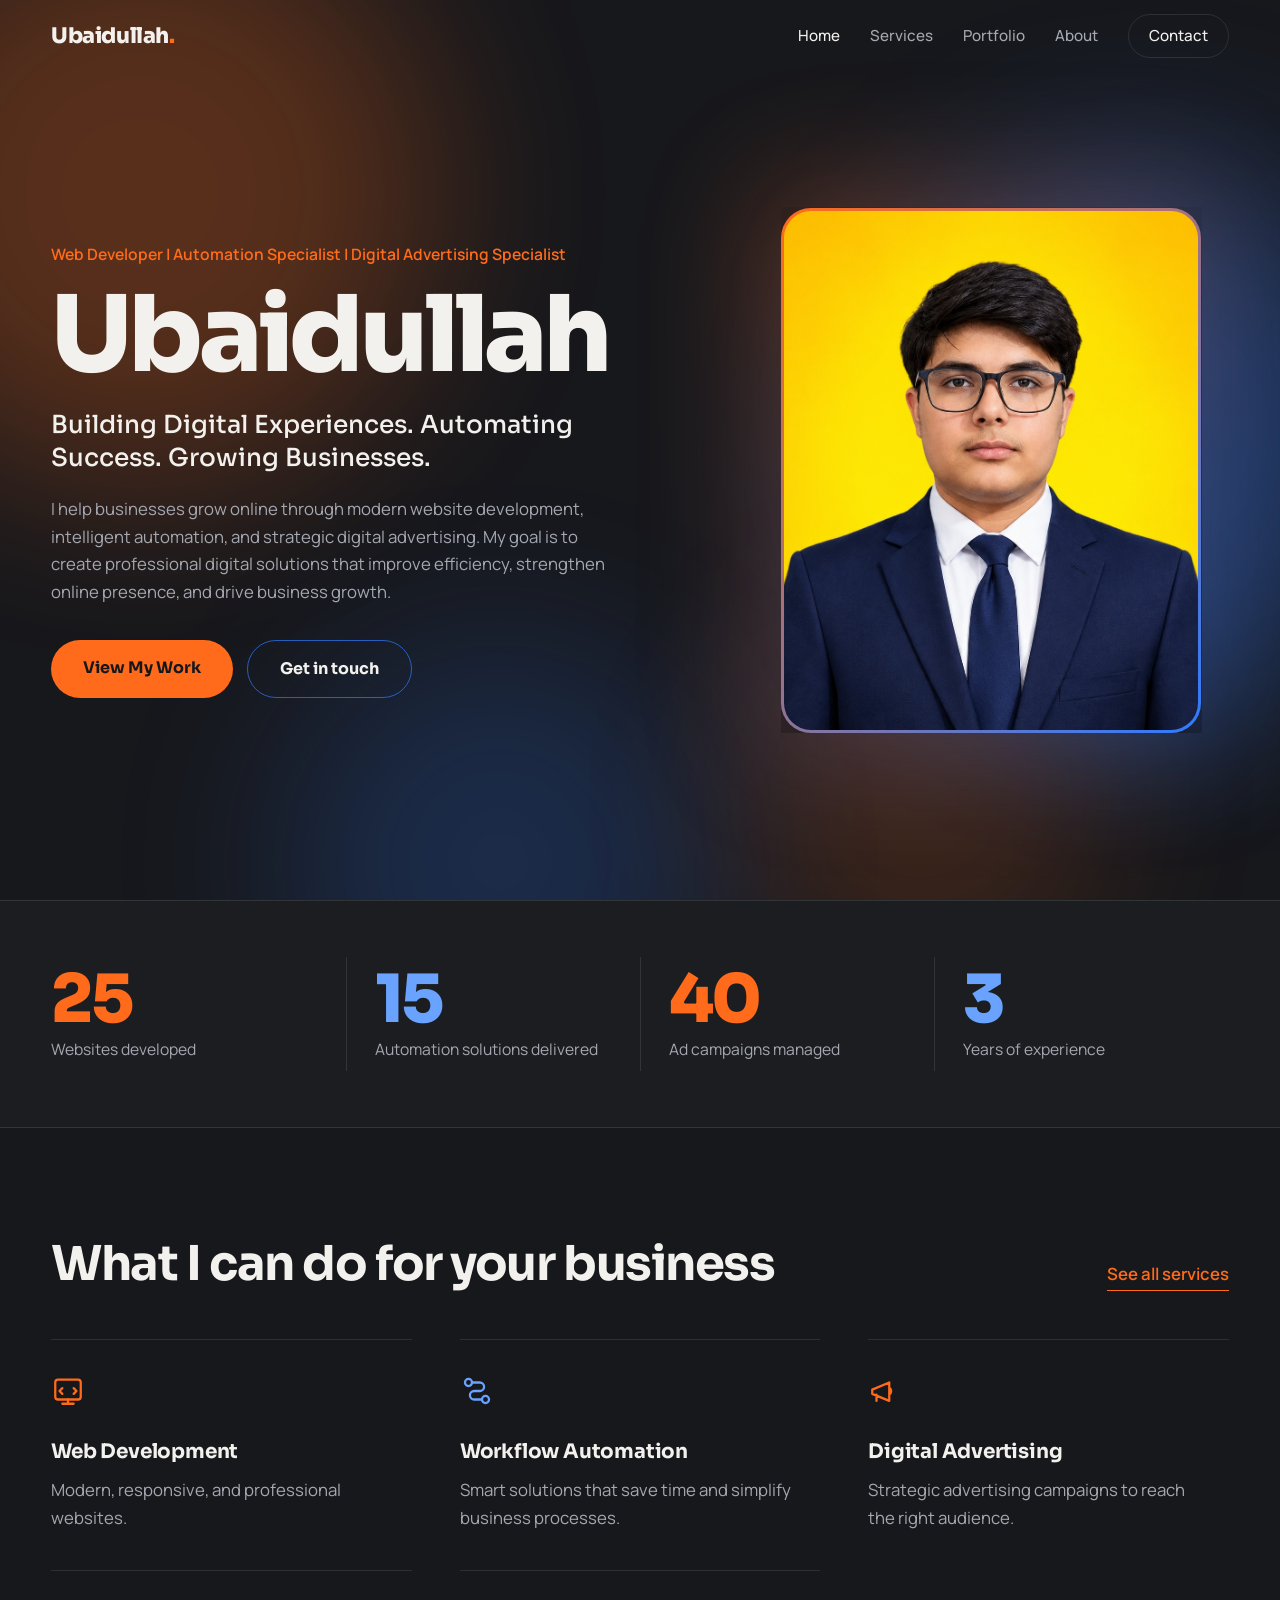
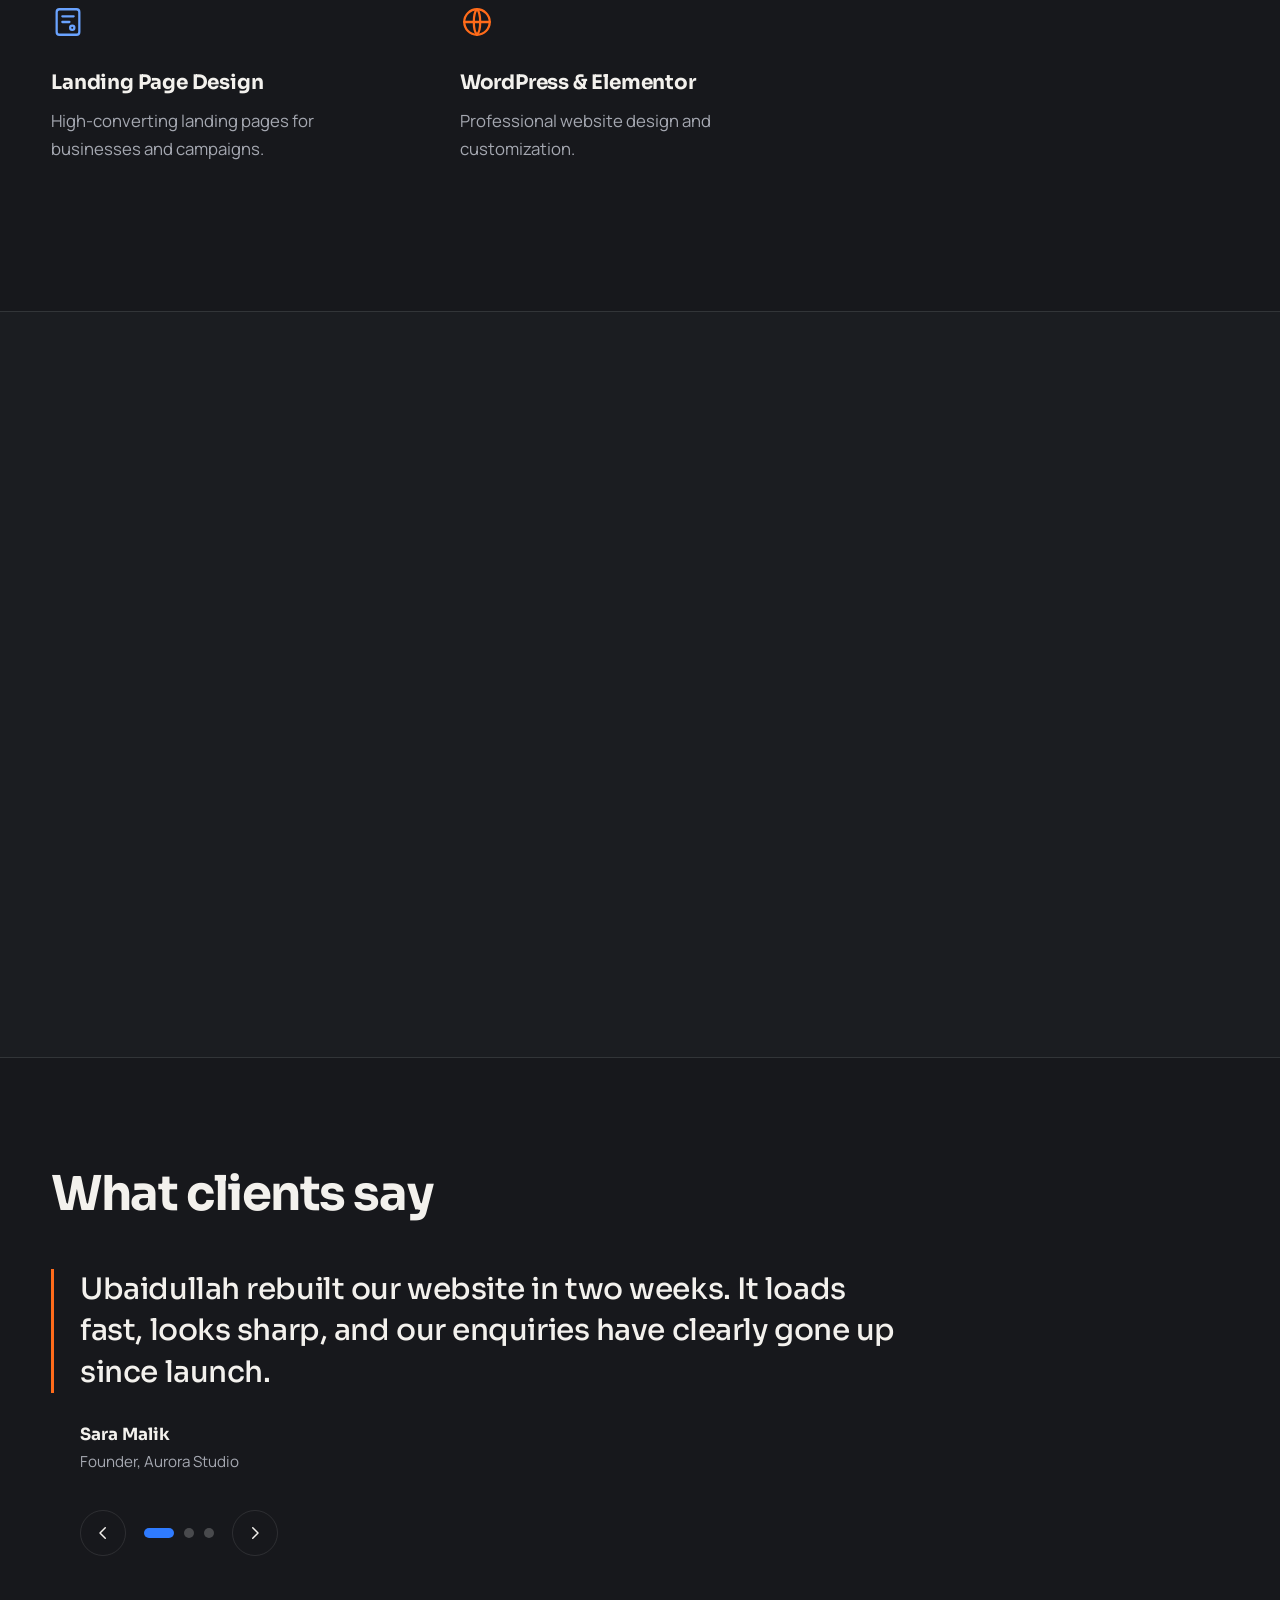
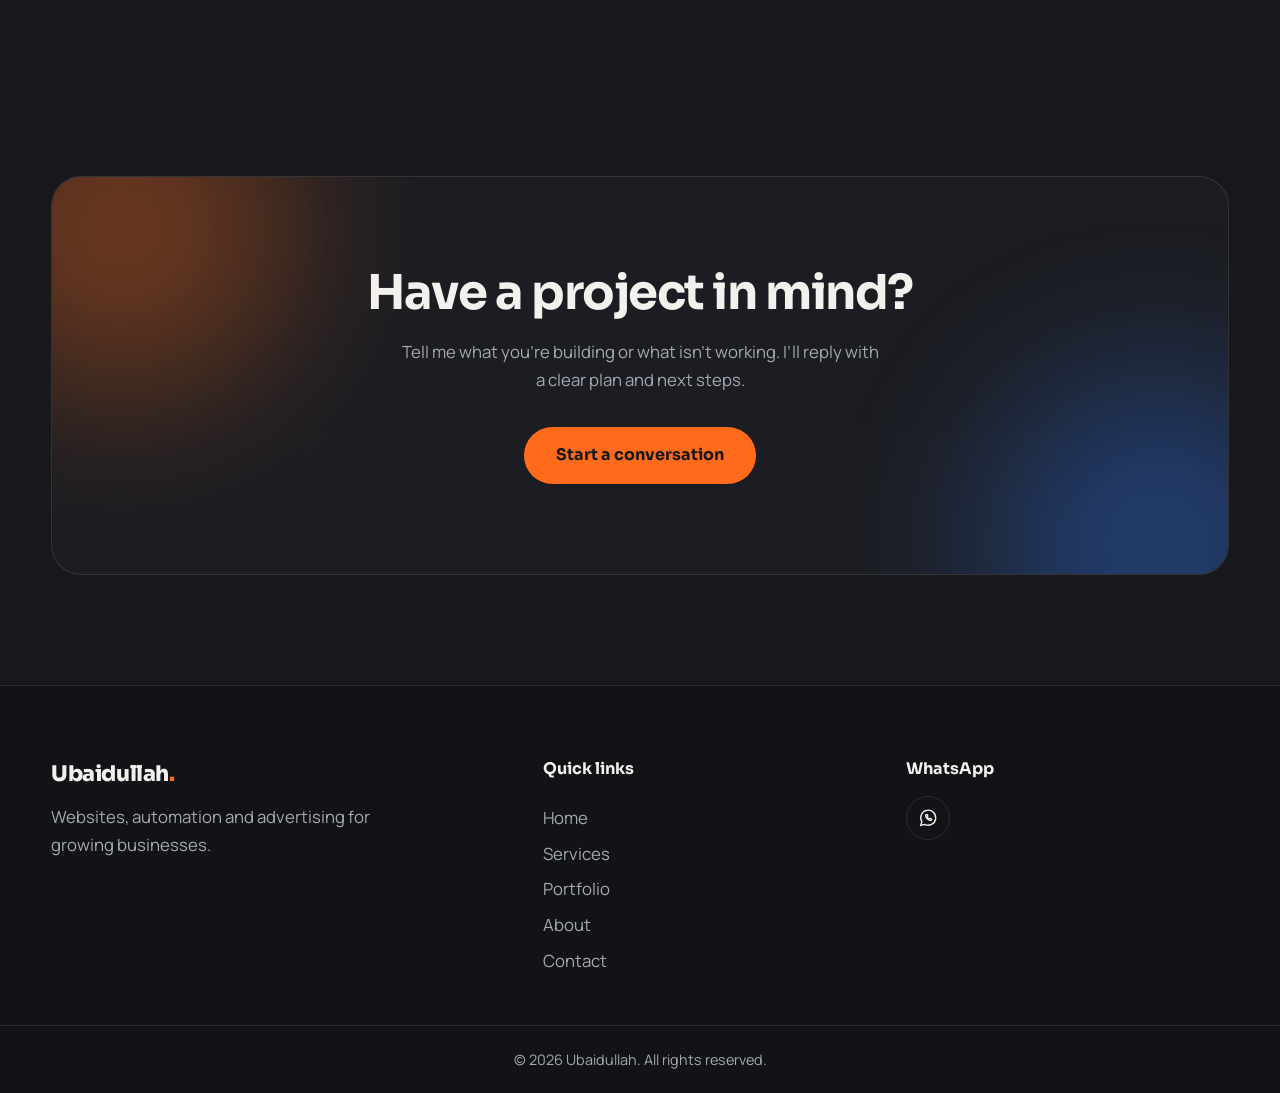
<file: index.html>
<!DOCTYPE html>
<html lang="en">
<head>
<meta charset="UTF-8">
<meta name="viewport" content="width=device-width, initial-scale=1, viewport-fit=cover">
<title>Ubaidullah | Web Developer, Automation &amp; Digital Advertising</title>
<meta name="description" content="Ubaidullah builds modern websites, automates workflows and runs digital advertising that helps businesses grow online.">
<link rel="icon" href="data:image/svg+xml,%3Csvg xmlns='http://www.w3.org/2000/svg' viewBox='0 0 100 100'%3E%3Ctext y='.9em' font-size='90'%3E⚡%3C/text%3E%3C/svg%3E">
<link rel="preconnect" href="https://fonts.googleapis.com">
<link rel="preconnect" href="https://fonts.gstatic.com" crossorigin>
<link href="https://fonts.googleapis.com/css2?family=Manrope:wght@400;500;600&family=Sora:wght@500;700;800&display=swap" rel="stylesheet">
<script>document.documentElement.classList.add('js')</script>
<link rel="stylesheet" href="css/style.css">
</head>
<body>
<div class="bg" aria-hidden="true"><i class="b1"></i><i class="b2"></i><i class="b3"></i><i class="b4"></i></div>

<header class="nav">
  <div class="wrap nav-in">
    <a class="logo" href="index.html">Ubaidullah<span>.</span></a>
    <nav class="nav-links" aria-label="Main">
      <a href="index.html" aria-current="page">Home</a>
      <a href="services.html">Services</a>
      <a href="portfolio.html">Portfolio</a>
      <a href="about.html">About</a>
      <a href="contact.html" class="nav-cta">Contact</a>
    </nav>
    <button class="nav-toggle" aria-label="Open menu" aria-expanded="false"><span></span><span></span></button>
  </div>
</header>

<main>
<section class="hero">
  <div class="wrap hero-in">
    <div class="hero-copy">
      <p class="hero-role h-a">Web Developer | Automation Specialist | Digital Advertising Specialist</p>
      <h1 class="h-b">Ubaidullah</h1>
      <p class="hero-tag h-c">Building Digital Experiences. Automating Success. Growing Businesses.</p>
      <p class="hero-sub h-d">I help businesses grow online through modern website development, intelligent automation, and strategic digital advertising. My goal is to create professional digital solutions that improve efficiency, strengthen online presence, and drive business growth.</p>
      <div class="hero-btns h-e">
        <a class="btn btn-p" href="portfolio.html">View My Work</a>
        <a class="btn btn-s" href="contact.html">Get in touch</a>
      </div>
    </div>
    <div class="photo">
      <div class="frame"><img src="assets/profile.jpg" alt="Portrait of Ubaidullah" width="1080" height="1350"></div>
    </div>
  </div>
</section>

<section class="stats" aria-label="Key numbers">
  <div class="wrap stats-grid">
    <div class="stat rv" style="--i:0"><b class="num" data-to="25" data-suf="+">0</b><span>Websites developed</span></div>
    <div class="stat rv" style="--i:1"><b class="num" data-to="15" data-suf="+">0</b><span>Automation solutions delivered</span></div>
    <div class="stat rv" style="--i:2"><b class="num" data-to="40" data-suf="+">0</b><span>Ad campaigns managed</span></div>
    <div class="stat rv" style="--i:3"><b class="num" data-to="3" data-suf="">0</b><span>Years of experience</span></div>
  </div>
</section>

<section class="sec">
  <div class="wrap">
    <div class="sec-head rv"><h2>What I can do for your business</h2><a class="link" href="services.html">See all services</a></div>
    <div class="svc-grid">
      <article class="svc rv" style="--i:0"><svg viewBox="0 0 24 24"><rect x="3" y="4" width="18" height="14" rx="2"/><path d="M8 21h8M12 18v3M8 10l-2 2 2 2M16 10l2 2-2 2"/></svg><h3>Web Development</h3><p>Modern, responsive, and professional websites.</p></article>
      <article class="svc rv" style="--i:1"><svg viewBox="0 0 24 24"><circle cx="6" cy="6" r="2.5"/><circle cx="18" cy="18" r="2.5"/><path d="M8.5 6H14a3 3 0 0 1 0 6h-4a3 3 0 0 0 0 6h5.5"/></svg><h3>Workflow Automation</h3><p>Smart solutions that save time and simplify business processes.</p></article>
      <article class="svc rv" style="--i:2"><svg viewBox="0 0 24 24"><path d="M3 11v3l12 5V6L3 11zM15 9.5a3 3 0 0 1 0 5M6 14.5V19"/></svg><h3>Digital Advertising</h3><p>Strategic advertising campaigns to reach the right audience.</p></article>
      <article class="svc rv" style="--i:3"><svg viewBox="0 0 24 24"><rect x="4" y="3" width="16" height="18" rx="2"/><path d="M8 8h8M8 12h5"/><circle cx="15" cy="16" r="1.5"/></svg><h3>Landing Page Design</h3><p>High-converting landing pages for businesses and campaigns.</p></article>
      <article class="svc rv" style="--i:4"><svg viewBox="0 0 24 24"><circle cx="12" cy="12" r="9"/><path d="M3 12h18M12 3c3 3 3 15 0 18M12 3c-3 3-3 15 0 18"/></svg><h3>WordPress &amp; Elementor</h3><p>Professional website design and customization.</p></article>
    </div>
  </div>
</section>

<section class="sec sec-alt">
  <div class="wrap">
    <div class="sec-head rv"><h2>Featured work</h2><p class="muted">Choose a skill to browse the projects.</p></div>
    <div class="work-grid three">
      <a href="portfolio.html#web-development" class="w rv" style="--i:0"><span class="wthumb"><img class="wimg" src="assets/projects/home-web.jpg" alt="Websites built to grow your business: responsive, branded and smooth." width="1600" height="900" loading="lazy"></span><div class="wcap"><b>Web Development</b><span>See web development projects</span></div></a>
      <a href="portfolio.html#workflow-automation" class="w rv" style="--i:1"><span class="wthumb"><img class="wimg" src="assets/projects/home-automation.jpg" alt="Automation that saves your time: n8n, APIs, webhooks and AI workflows." width="1600" height="900" loading="lazy"></span><div class="wcap"><b>Workflow Automation</b><span>See workflow automation projects</span></div></a>
      <a href="portfolio.html#digital-advertising" class="w rv" style="--i:2"><span class="wthumb"><img class="wimg" src="assets/projects/home-ads.jpg" alt="Ads that reach the right audience: targeting, creatives and tracking." width="1600" height="900" loading="lazy"></span><div class="wcap"><b>Digital Advertising</b><span>See digital advertising projects</span></div></a>
    </div>
    <div class="center rv"><a class="btn btn-p" href="portfolio.html">View Full Portfolio</a></div>
  </div>
</section>

<section class="sec">
  <div class="wrap">
    <div class="sec-head rv"><h2>What clients say</h2></div>
    <div class="tst rv" aria-roledescription="carousel" aria-label="Client testimonials">
      <div class="tst-view"><div class="tst-track">
        <figure class="slide"><blockquote>Ubaidullah rebuilt our website in two weeks. It loads fast, looks sharp, and our enquiries have clearly gone up since launch.</blockquote><figcaption><b>Sara Malik</b><span>Founder, Aurora Studio</span></figcaption></figure>
        <figure class="slide"><blockquote>The automation he set up removed hours of manual order handling every day. I wish we had done it years ago.</blockquote><figcaption><b>Daniel Reyes</b><span>Operations Lead, Zephyr Supply</span></figcaption></figure>
        <figure class="slide"><blockquote>Our ad spend finally works. He found the right audience, tightened the landing page, and the cost per lead dropped.</blockquote><figcaption><b>Ayesha Khan</b><span>Marketing Manager, Peak Fitness</span></figcaption></figure>
      </div></div>
      <div class="tst-ctl">
        <button class="arr" data-dir="-1" aria-label="Previous testimonial"><svg viewBox="0 0 24 24"><path d="M15 5l-7 7 7 7"/></svg></button>
        <div class="dots"></div>
        <button class="arr" data-dir="1" aria-label="Next testimonial"><svg viewBox="0 0 24 24"><path d="M9 5l7 7-7 7"/></svg></button>
      </div>
    </div>
  </div>
</section>

<section class="sec">
  <div class="wrap">
    <div class="cta rv">
      <h2>Have a project in mind?</h2>
      <p>Tell me what you’re building or what isn’t working. I’ll reply with a clear plan and next steps.</p>
      <a class="btn btn-p" href="contact.html">Start a conversation</a>
    </div>
  </div>
</section>
</main>

<footer class="foot">
  <div class="wrap foot-in">
    <div><a class="logo" href="index.html">Ubaidullah<span>.</span></a><p class="muted">Websites, automation and advertising for growing businesses.</p></div>
    <nav aria-label="Footer"><b>Quick links</b><a href="index.html">Home</a><a href="services.html">Services</a><a href="portfolio.html">Portfolio</a><a href="about.html">About</a><a href="contact.html">Contact</a></nav>
    <div><b>WhatsApp</b>
      <div class="soc">
        <a href="https://wa.me/923195951943" target="_blank" rel="noopener noreferrer" aria-label="WhatsApp"><svg viewBox="0 0 24 24"><path d="M3 21l1.6-4.6A9 9 0 1 1 8 19.6z"/><path d="M9 8.5c0 3.5 3 6.5 6.5 6.5l1-1.6-2-1-1 .8c-1-.4-2-1.4-2.4-2.4l.8-1-1-2z"/></svg></a>
      </div>
    </div>
  </div>
  <p class="copy muted">© <span id="yr">2026</span> Ubaidullah. All rights reserved.</p>
</footer>
<script src="js/main.js"></script>
</body>
</html>
</file>
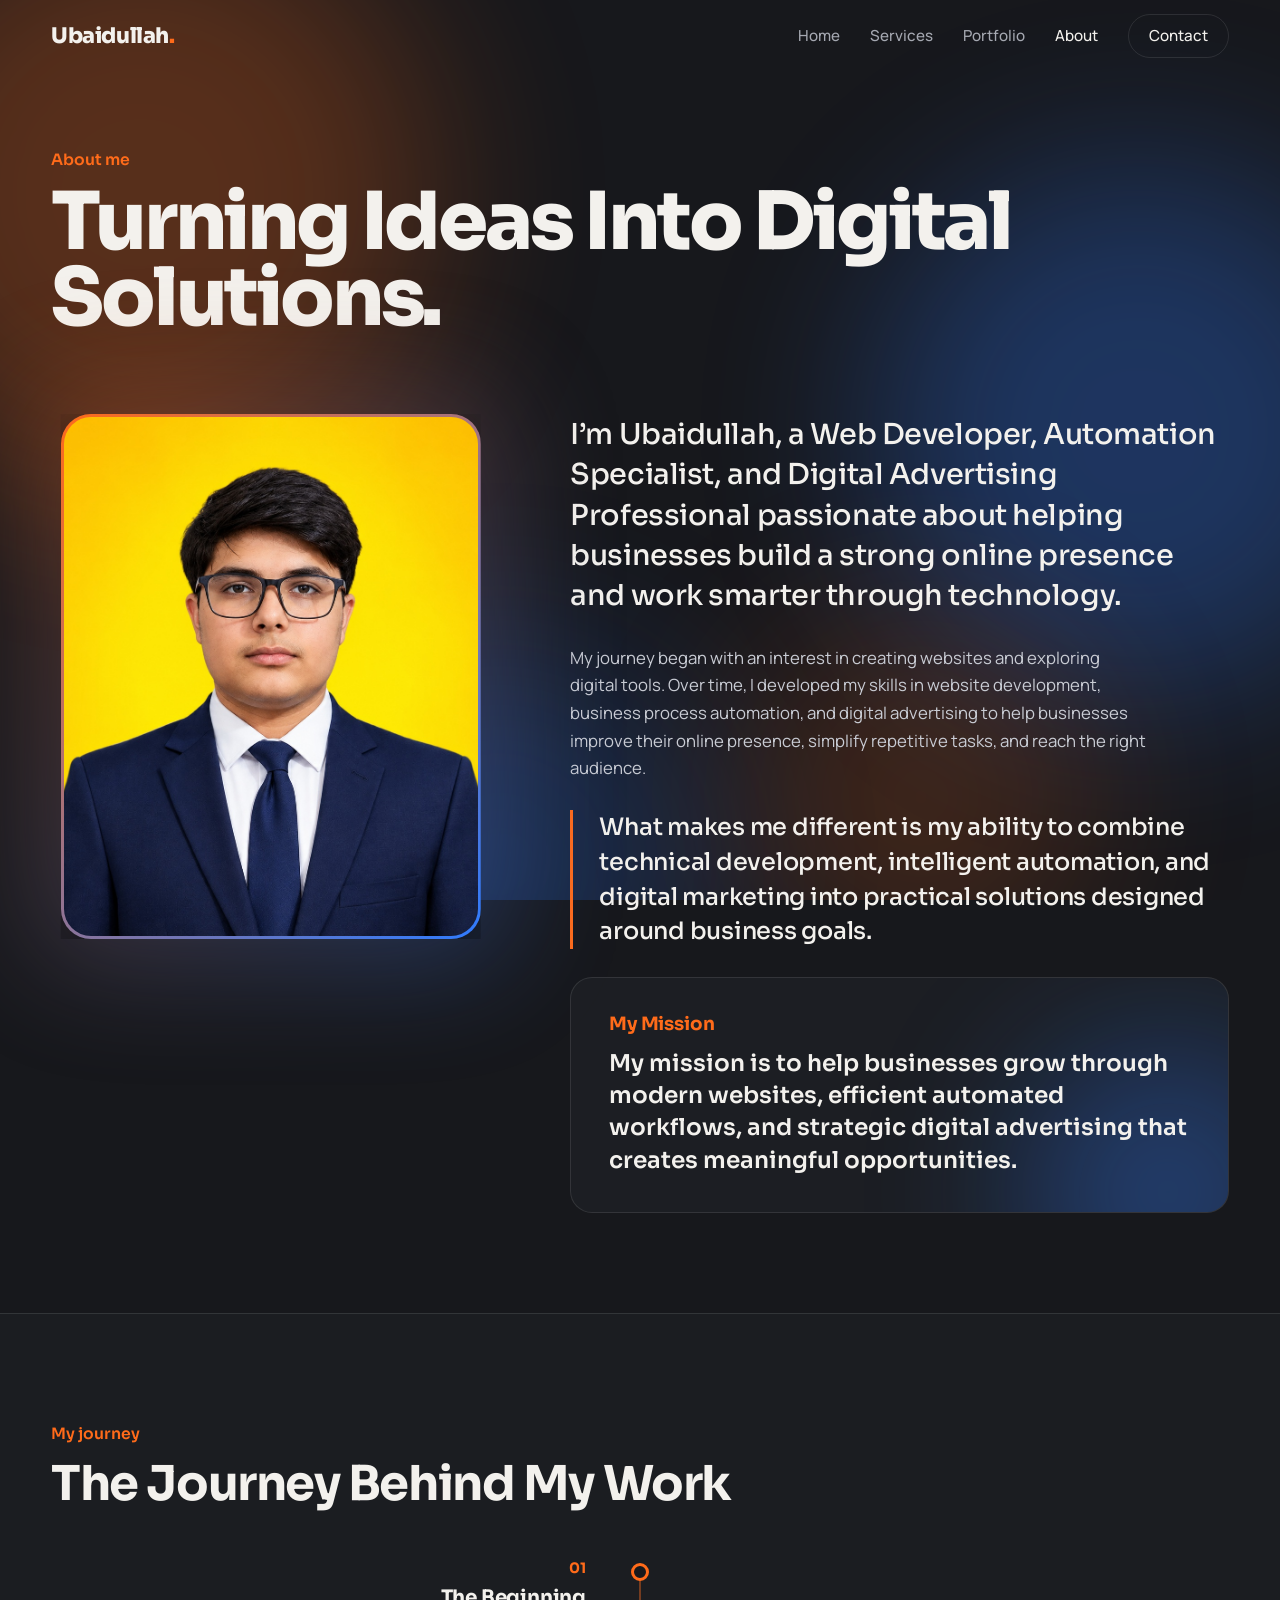
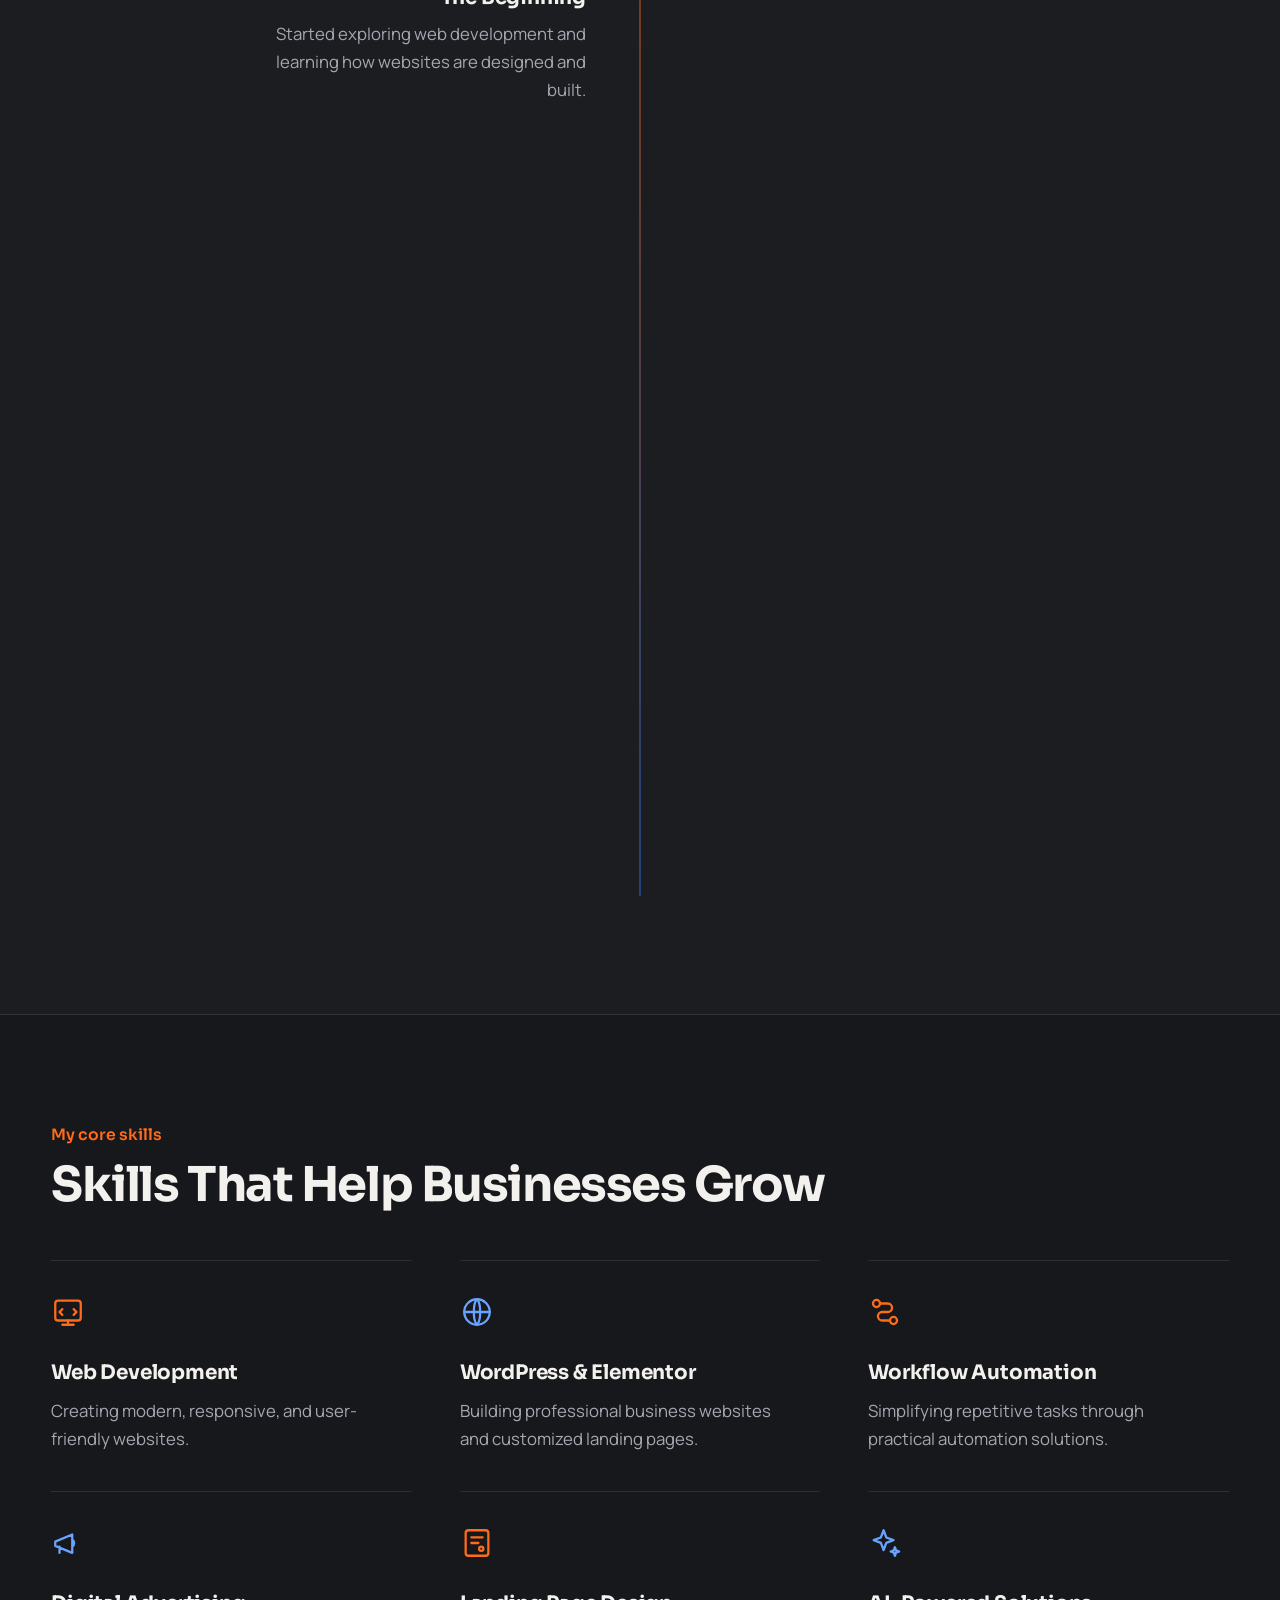
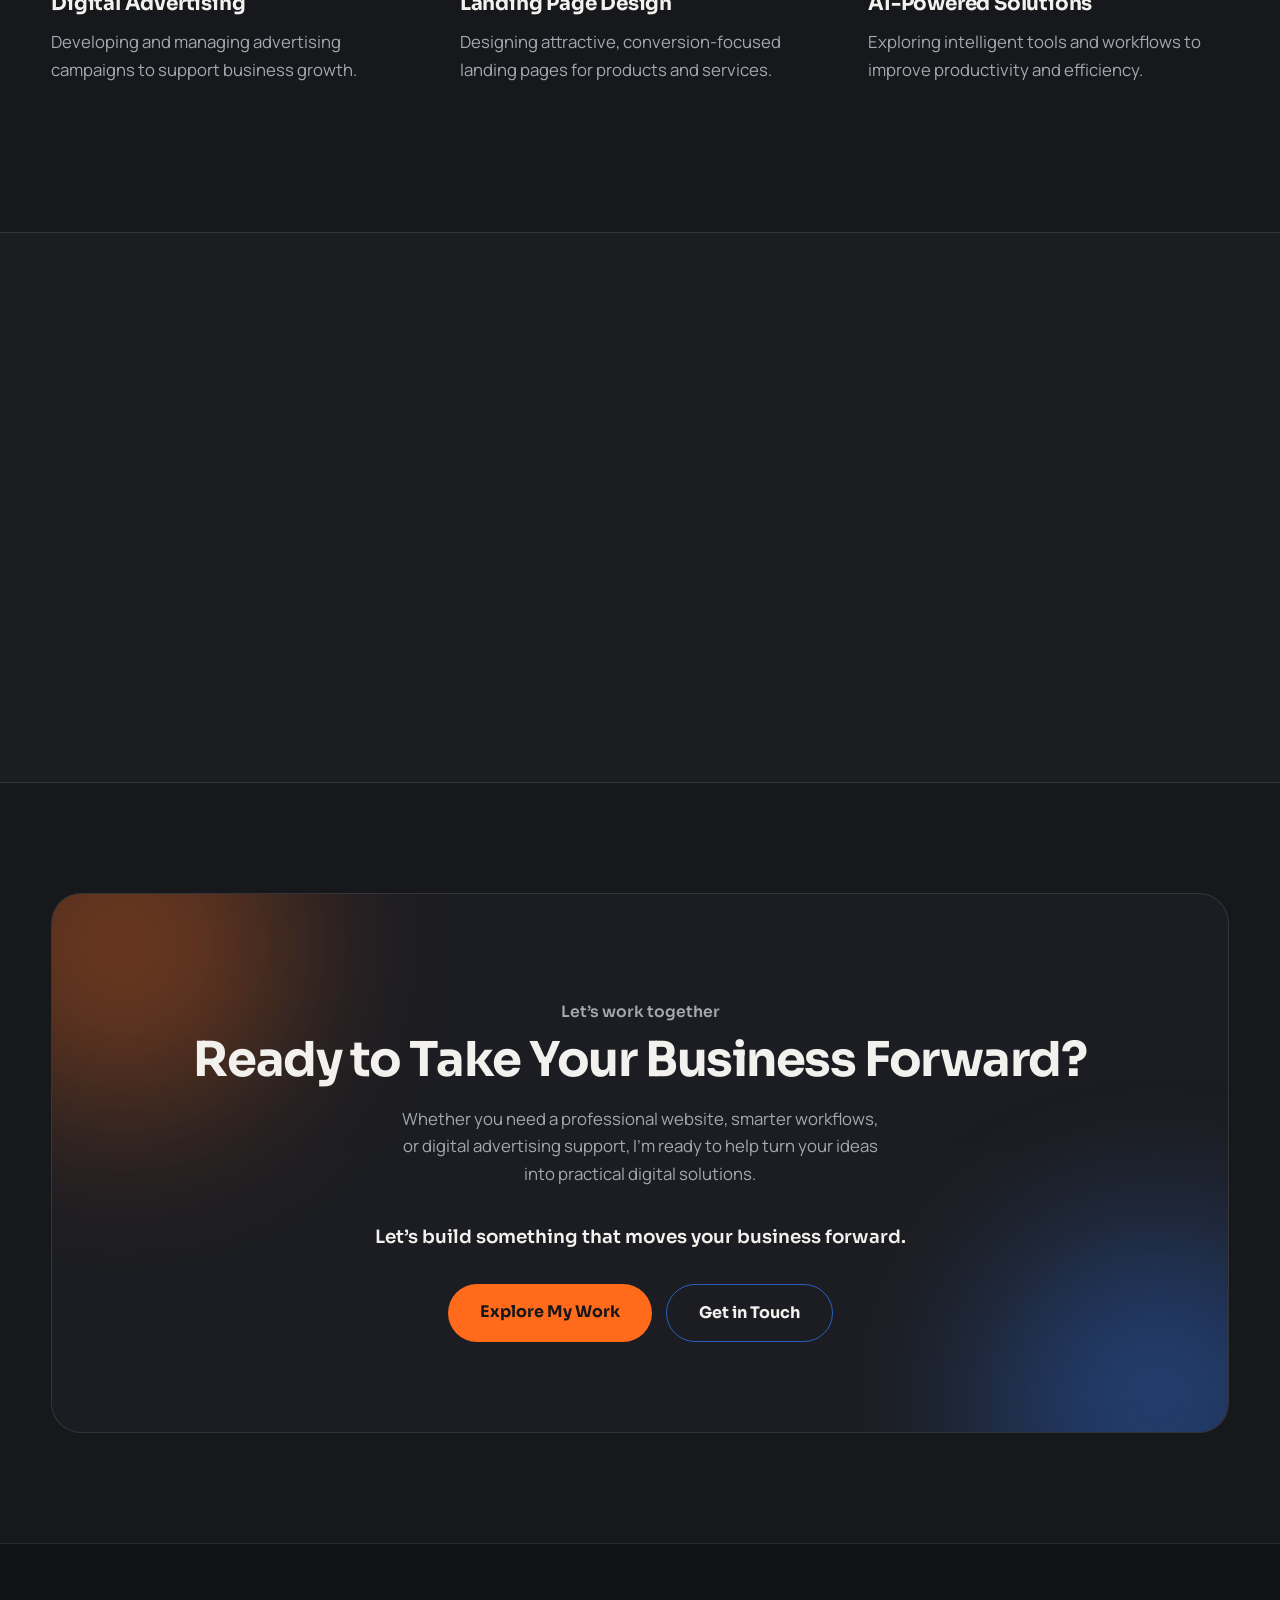
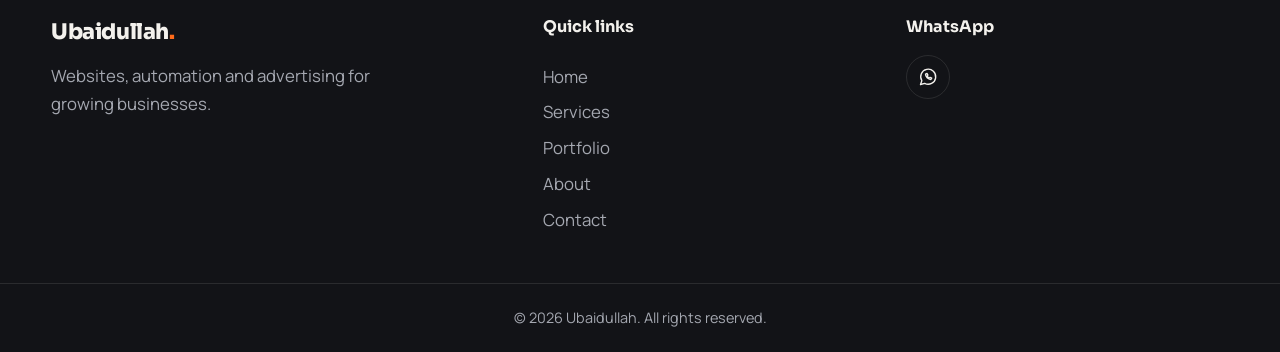
<file: about.html>
<!DOCTYPE html>
<html lang="en">
<head>
<meta charset="UTF-8">
<meta name="viewport" content="width=device-width, initial-scale=1, viewport-fit=cover">
<title>About | Ubaidullah</title>
<meta name="description" content="Ubaidullah is a web developer, automation specialist and digital advertising professional helping businesses build a strong online presence and work smarter.">
<link rel="icon" href="data:image/svg+xml,%3Csvg xmlns='http://www.w3.org/2000/svg' viewBox='0 0 100 100'%3E%3Ctext y='.9em' font-size='90'%3E⚡%3C/text%3E%3C/svg%3E">
<link rel="preconnect" href="https://fonts.googleapis.com">
<link rel="preconnect" href="https://fonts.gstatic.com" crossorigin>
<link href="https://fonts.googleapis.com/css2?family=Manrope:wght@400;500;600&family=Sora:wght@500;700;800&display=swap" rel="stylesheet">
<script>document.documentElement.classList.add('js')</script>
<link rel="stylesheet" href="css/style.css">
</head>
<body>
<div class="bg" aria-hidden="true"><i class="b1"></i><i class="b2"></i><i class="b3"></i><i class="b4"></i></div>

<header class="nav">
  <div class="wrap nav-in">
    <a class="logo" href="index.html">Ubaidullah<span>.</span></a>
    <nav class="nav-links" aria-label="Main">
      <a href="index.html">Home</a>
      <a href="services.html">Services</a>
      <a href="portfolio.html">Portfolio</a>
      <a href="about.html" aria-current="page">About</a>
      <a href="contact.html" class="nav-cta">Contact</a>
    </nav>
    <button class="nav-toggle" aria-label="Open menu" aria-expanded="false"><span></span><span></span></button>
  </div>
</header>

<main>
<section class="page-head"><div class="wrap">
  <p class="kicker h-a">About me</p>
  <h1 class="h-b wide-h">Turning Ideas Into Digital Solutions.</h1>
</div></section>

<section class="wrap about">
  <div class="about-side rv"><div class="photo"><div class="frame"><img src="assets/profile.jpg" alt="Portrait of Ubaidullah" width="1080" height="1350"></div></div></div>
  <div class="about-copy">
    <p class="lead rv">I’m Ubaidullah, a Web Developer, Automation Specialist, and Digital Advertising Professional passionate about helping businesses build a strong online presence and work smarter through technology.</p>
    <p class="rv">My journey began with an interest in creating websites and exploring digital tools. Over time, I developed my skills in website development, business process automation, and digital advertising to help businesses improve their online presence, simplify repetitive tasks, and reach the right audience.</p>
    <blockquote class="rv">What makes me different is my ability to combine technical development, intelligent automation, and digital marketing into practical solutions designed around business goals.</blockquote>
    <div class="mission rv"><h2>My Mission</h2><p>My mission is to help businesses grow through modern websites, efficient automated workflows, and strategic digital advertising that creates meaningful opportunities.</p></div>
  </div>
</section>

<section class="sec sec-alt">
  <div class="wrap">
    <div class="sec-head rv"><div><p class="kicker">My journey</p><h2>The Journey Behind My Work</h2></div></div>
    <ol class="tl">
      <li class="tli rv"><span class="tn">01</span><h3>The Beginning</h3><p>Started exploring web development and learning how websites are designed and built.</p></li>
      <li class="tli rv"><span class="tn">02</span><h3>First Website Project</h3><p>Applied my skills to create practical website experiences focused on usability and professional design.</p></li>
      <li class="tli rv"><span class="tn">03</span><h3>Exploring Automation</h3><p>Began learning how automation can simplify repetitive tasks and improve business efficiency.</p></li>
      <li class="tli rv"><span class="tn">04</span><h3>Digital Advertising</h3><p>Expanded into digital advertising, exploring ways to help businesses connect with their target audiences.</p></li>
      <li class="tli rv"><span class="tn">05</span><h3>Bringing It All Together</h3><p>Combined web development, automation, and digital advertising to deliver integrated digital solutions.</p></li>
    </ol>
  </div>
</section>

<section class="sec">
  <div class="wrap">
    <div class="sec-head rv"><div><p class="kicker">My core skills</p><h2>Skills That Help Businesses Grow</h2></div></div>
    <div class="svc-grid">
      <article class="svc rv" style="--i:0"><svg viewBox="0 0 24 24"><rect x="3" y="4" width="18" height="14" rx="2"/><path d="M8 21h8M12 18v3M8 10l-2 2 2 2M16 10l2 2-2 2"/></svg><h3>Web Development</h3><p>Creating modern, responsive, and user-friendly websites.</p></article>
      <article class="svc rv" style="--i:1"><svg viewBox="0 0 24 24"><circle cx="12" cy="12" r="9"/><path d="M3 12h18M12 3c3 3 3 15 0 18M12 3c-3 3-3 15 0 18"/></svg><h3>WordPress &amp; Elementor</h3><p>Building professional business websites and customized landing pages.</p></article>
      <article class="svc rv" style="--i:2"><svg viewBox="0 0 24 24"><circle cx="6" cy="6" r="2.5"/><circle cx="18" cy="18" r="2.5"/><path d="M8.5 6H14a3 3 0 0 1 0 6h-4a3 3 0 0 0 0 6h5.5"/></svg><h3>Workflow Automation</h3><p>Simplifying repetitive tasks through practical automation solutions.</p></article>
      <article class="svc rv" style="--i:0"><svg viewBox="0 0 24 24"><path d="M3 11v3l12 5V6L3 11zM15 9.5a3 3 0 0 1 0 5M6 14.5V19"/></svg><h3>Digital Advertising</h3><p>Developing and managing advertising campaigns to support business growth.</p></article>
      <article class="svc rv" style="--i:1"><svg viewBox="0 0 24 24"><rect x="4" y="3" width="16" height="18" rx="2"/><path d="M8 8h8M8 12h5"/><circle cx="15" cy="16" r="1.5"/></svg><h3>Landing Page Design</h3><p>Designing attractive, conversion-focused landing pages for products and services.</p></article>
      <article class="svc rv" style="--i:2"><svg viewBox="0 0 24 24"><path d="M11 3l1.9 5.1L18 10l-5.1 1.9L11 17l-1.9-5.1L4 10l5.1-1.9zM19 15l.8 2.2L22 18l-2.2.8L19 21l-.8-2.2L16 18l2.2-.8z"/></svg><h3>AI-Powered Solutions</h3><p>Exploring intelligent tools and workflows to improve productivity and efficiency.</p></article>
    </div>
  </div>
</section>

<section class="sec sec-alt">
  <div class="wrap">
    <div class="sec-head rv"><div><p class="kicker">My approach</p><h2>Technology With a Purpose.</h2></div></div>
    <ol class="steps">
      <li class="step rv" style="--i:0;--c:#ff6b1a"><span class="tn">01</span><h3>Understand</h3><p>Learn about your business, audience, and goals.</p></li>
      <li class="step rv" style="--i:1;--c:#cb6f53"><span class="tn">02</span><h3>Plan</h3><p>Identify the right tools, technologies, and strategies.</p></li>
      <li class="step rv" style="--i:2;--c:#97738d"><span class="tn">03</span><h3>Build</h3><p>Develop professional websites and practical digital solutions.</p></li>
      <li class="step rv" style="--i:3;--c:#6377c6"><span class="tn">04</span><h3>Optimize</h3><p>Improve performance, usability, and workflow efficiency.</p></li>
      <li class="step rv" style="--i:4;--c:#2f7bff"><span class="tn">05</span><h3>Grow</h3><p>Help your business strengthen its digital presence and reach its objectives.</p></li>
    </ol>
  </div>
</section>

<section class="sec">
  <div class="wrap"><div class="cta rv">
    <p class="kicker">Let’s work together</p>
    <h2>Ready to Take Your Business Forward?</h2>
    <p>Whether you need a professional website, smarter workflows, or digital advertising support, I’m ready to help turn your ideas into practical digital solutions.</p>
    <p class="lede">Let’s build something that moves your business forward.</p>
    <div class="btns"><a class="btn btn-p" href="portfolio.html">Explore My Work</a><a class="btn btn-s" href="contact.html">Get in Touch</a></div>
  </div></div>
</section>
</main>
<footer class="foot">
  <div class="wrap foot-in">
    <div><a class="logo" href="index.html">Ubaidullah<span>.</span></a><p class="muted">Websites, automation and advertising for growing businesses.</p></div>
    <nav aria-label="Footer"><b>Quick links</b><a href="index.html">Home</a><a href="services.html">Services</a><a href="portfolio.html">Portfolio</a><a href="about.html">About</a><a href="contact.html">Contact</a></nav>
    <div><b>WhatsApp</b>
      <div class="soc">
        <a href="https://wa.me/923195951943" target="_blank" rel="noopener noreferrer" aria-label="WhatsApp"><svg viewBox="0 0 24 24"><path d="M3 21l1.6-4.6A9 9 0 1 1 8 19.6z"/><path d="M9 8.5c0 3.5 3 6.5 6.5 6.5l1-1.6-2-1-1 .8c-1-.4-2-1.4-2.4-2.4l.8-1-1-2z"/></svg></a>
      </div>
    </div>
  </div>
  <p class="copy muted">© <span id="yr">2026</span> Ubaidullah. All rights reserved.</p>
</footer>
<script src="js/main.js"></script>
</body>
</html>
</file>
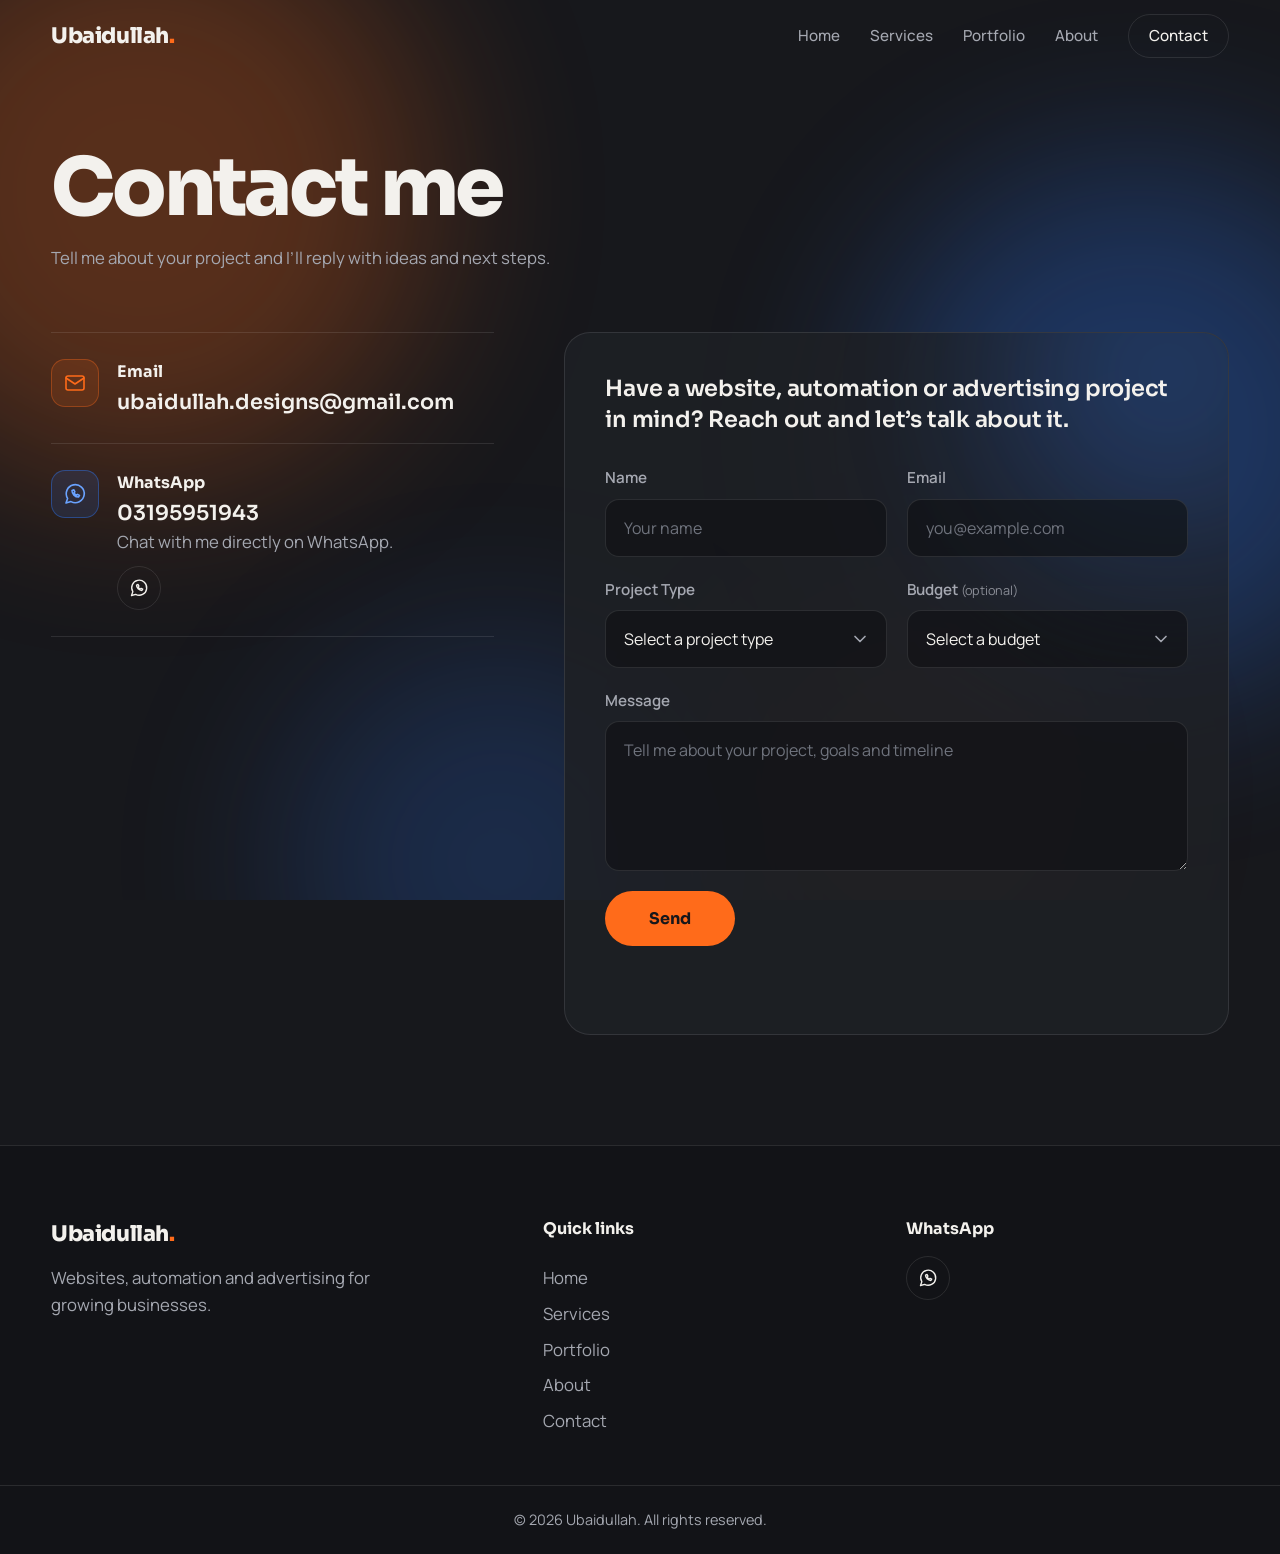
<file: contact.html>
<!DOCTYPE html>
<html lang="en">
<head>
<meta charset="UTF-8">
<meta name="viewport" content="width=device-width, initial-scale=1, viewport-fit=cover">
<title>Contact | Ubaidullah</title>
<meta name="description" content="Contact Ubaidullah about web development, WordPress, workflow automation, digital advertising or landing page projects.">
<link rel="icon" href="data:image/svg+xml,%3Csvg xmlns='http://www.w3.org/2000/svg' viewBox='0 0 100 100'%3E%3Ctext y='.9em' font-size='90'%3E⚡%3C/text%3E%3C/svg%3E">
<link rel="preconnect" href="https://fonts.googleapis.com">
<link rel="preconnect" href="https://fonts.gstatic.com" crossorigin>
<link href="https://fonts.googleapis.com/css2?family=Manrope:wght@400;500;600&family=Sora:wght@500;700;800&display=swap" rel="stylesheet">
<script>document.documentElement.classList.add('js')</script>
<link rel="stylesheet" href="css/style.css">
</head>
<body>
<div class="bg" aria-hidden="true"><i class="b1"></i><i class="b2"></i><i class="b3"></i><i class="b4"></i></div>

<header class="nav">
  <div class="wrap nav-in">
    <a class="logo" href="index.html">Ubaidullah<span>.</span></a>
    <nav class="nav-links" aria-label="Main">
      <a href="index.html">Home</a>
      <a href="services.html">Services</a>
      <a href="portfolio.html">Portfolio</a>
      <a href="about.html">About</a>
      <a href="contact.html" class="nav-cta" aria-current="page">Contact</a>
    </nav>
    <button class="nav-toggle" aria-label="Open menu" aria-expanded="false"><span></span><span></span></button>
  </div>
</header>

<main>
<section class="page-head"><div class="wrap">
  <h1 class="h-b">Contact me</h1>
  <p class="page-sub h-c">Tell me about your project and I’ll reply with ideas and next steps.</p>
</div></section>

<section class="wrap contact">
  <div class="ci-list">
    <div class="ci rv" style="--i:0"><div class="ci-ic"><svg viewBox="0 0 24 24" aria-hidden="true"><rect x="3" y="5" width="18" height="14" rx="2"/><path d="M3 7l9 6 9-6"/></svg></div><div><b>Email</b><a class="mail" href="mailto:ubaidullah.designs@gmail.com">ubaidullah.designs@gmail.com</a></div></div>
    <div class="ci rv" style="--i:1"><div class="ci-ic"><svg viewBox="0 0 24 24" aria-hidden="true"><path d="M3 21l1.6-4.6A9 9 0 1 1 8 19.6z"/><path d="M9 8.5c0 3.5 3 6.5 6.5 6.5l1-1.6-2-1-1 .8c-1-.4-2-1.4-2.4-2.4l.8-1-1-2z"/></svg></div><div><b>WhatsApp</b><a class="mail" href="https://wa.me/923195951943" target="_blank" rel="noopener noreferrer">03195951943</a>
      <span class="muted">Chat with me directly on WhatsApp.</span>
      <div class="soc">
        <a href="https://wa.me/923195951943" target="_blank" rel="noopener noreferrer" aria-label="WhatsApp"><svg viewBox="0 0 24 24"><path d="M3 21l1.6-4.6A9 9 0 1 1 8 19.6z"/><path d="M9 8.5c0 3.5 3 6.5 6.5 6.5l1-1.6-2-1-1 .8c-1-.4-2-1.4-2.4-2.4l.8-1-1-2z"/></svg></a>
      </div></div></div>
      </div>

  <div class="fp rv" style="--i:1">
    <p class="invite">Have a website, automation or advertising project in mind? Reach out and let’s talk about it.</p>
    <form id="cform" action="#" method="post">
      <div class="frow">
        <div class="field"><label for="f-name">Name</label><input id="f-name" name="name" type="text" autocomplete="name" placeholder="Your name" required></div>
        <div class="field"><label for="f-email">Email</label><input id="f-email" name="email" type="email" autocomplete="email" placeholder="you@example.com" required></div>
      </div>
      <div class="frow">
        <div class="field"><label for="f-type">Project Type</label>
          <select id="f-type" name="type" required>
            <option value="" disabled selected>Select a project type</option>
            <option>Landing Page / Basic Website</option>
            <option>E-Commerce Website</option>
            <option>WordPress &amp; Elementor</option>
            <option>Workflow Automation</option>
            <option>AI-Powered Solutions</option>
            <option>Digital Advertising</option>
            <option>Landing Page Design</option>
            <option>Something else</option>
          </select></div>
        <div class="field"><label for="f-budget">Budget <small>(optional)</small></label>
          <select id="f-budget" name="budget">
            <option value="" selected>Select a budget</option>
            <option>PKR 10,000 – 50,000</option>
            <option>PKR 50,000 – 110,000</option>
            <option>PKR 110,000 – 250,000</option>
            <option>PKR 250,000 – 500,000+</option>
            <option>Not sure yet</option>
          </select></div>
      </div>
      <div class="field b"><label for="f-msg">Message</label><textarea id="f-msg" name="message" placeholder="Tell me about your project, goals and timeline" required></textarea></div>
      <div class="fsub"><button class="btn btn-p" type="submit">Send</button></div>
      <p class="fmsg" id="fmsg" role="status" aria-live="polite"></p>
    </form>
  </div>
</section>
</main>
<footer class="foot">
  <div class="wrap foot-in">
    <div><a class="logo" href="index.html">Ubaidullah<span>.</span></a><p class="muted">Websites, automation and advertising for growing businesses.</p></div>
    <nav aria-label="Footer"><b>Quick links</b><a href="index.html">Home</a><a href="services.html">Services</a><a href="portfolio.html">Portfolio</a><a href="about.html">About</a><a href="contact.html">Contact</a></nav>
    <div><b>WhatsApp</b>
      <div class="soc">
        <a href="https://wa.me/923195951943" target="_blank" rel="noopener noreferrer" aria-label="WhatsApp"><svg viewBox="0 0 24 24"><path d="M3 21l1.6-4.6A9 9 0 1 1 8 19.6z"/><path d="M9 8.5c0 3.5 3 6.5 6.5 6.5l1-1.6-2-1-1 .8c-1-.4-2-1.4-2.4-2.4l.8-1-1-2z"/></svg></a>
      </div>
    </div>
  </div>
  <p class="copy muted">© <span id="yr">2026</span> Ubaidullah. All rights reserved.</p>
</footer>
<script src="js/main.js"></script>
<script src="js/contact.js"></script>
</body>
</html>
</file>
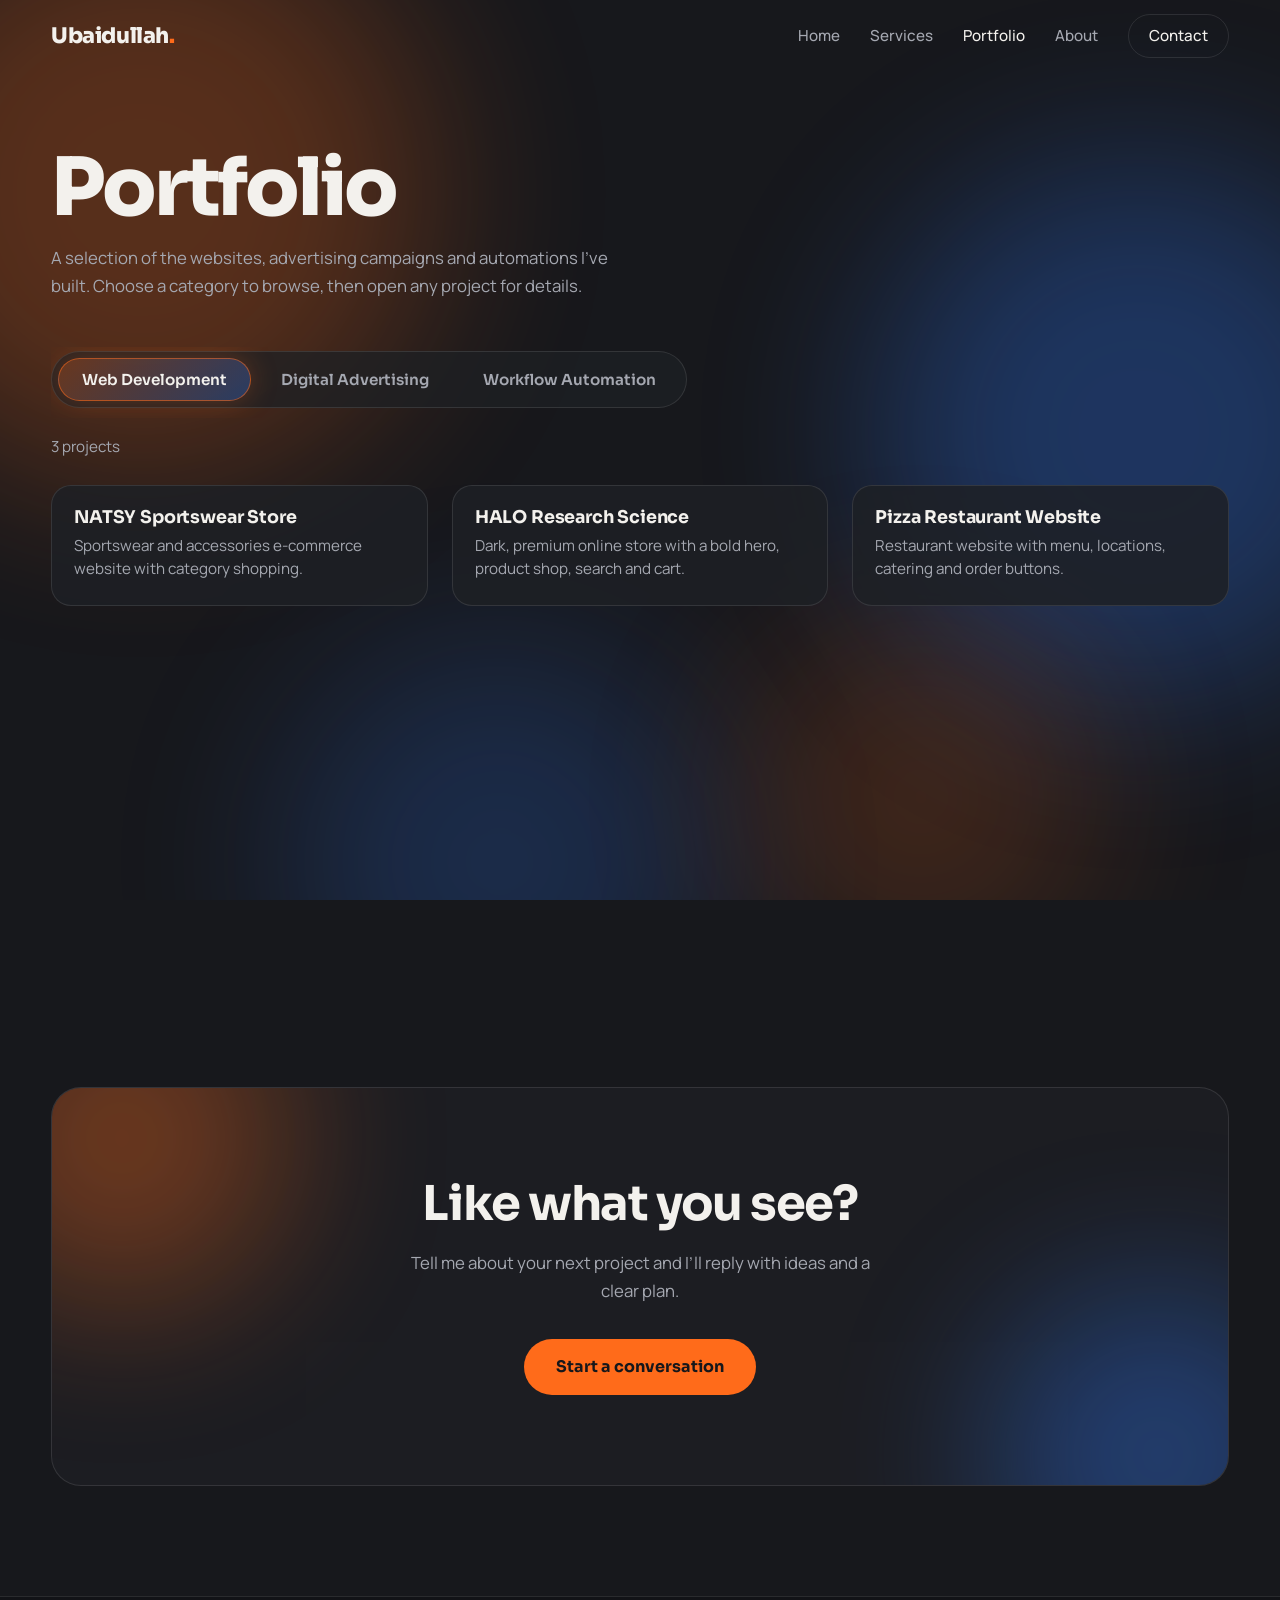
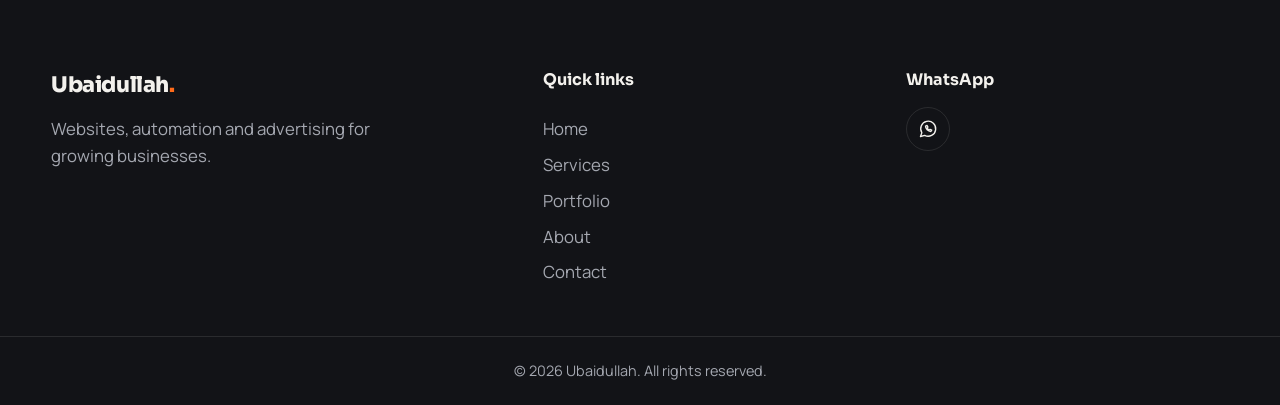
<file: portfolio.html>
<!DOCTYPE html>
<html lang="en">
<head>
<meta charset="UTF-8">
<meta name="viewport" content="width=device-width, initial-scale=1, viewport-fit=cover">
<title>Portfolio | Ubaidullah</title>
<meta name="description" content="Selected web development, digital advertising and workflow automation projects by Ubaidullah.">
<link rel="icon" href="data:image/svg+xml,%3Csvg xmlns='http://www.w3.org/2000/svg' viewBox='0 0 100 100'%3E%3Ctext y='.9em' font-size='90'%3E⚡%3C/text%3E%3C/svg%3E">
<link rel="preconnect" href="https://fonts.googleapis.com">
<link rel="preconnect" href="https://fonts.gstatic.com" crossorigin>
<link href="https://fonts.googleapis.com/css2?family=Manrope:wght@400;500;600&family=Sora:wght@500;700;800&display=swap" rel="stylesheet">
<script>document.documentElement.classList.add('js')</script>
<link rel="stylesheet" href="css/style.css">
</head>
<body>
<div class="bg" aria-hidden="true"><i class="b1"></i><i class="b2"></i><i class="b3"></i><i class="b4"></i></div>

<header class="nav">
  <div class="wrap nav-in">
    <a class="logo" href="index.html">Ubaidullah<span>.</span></a>
    <nav class="nav-links" aria-label="Main">
      <a href="index.html">Home</a>
      <a href="services.html">Services</a>
      <a href="portfolio.html" aria-current="page">Portfolio</a>
      <a href="about.html">About</a>
      <a href="contact.html" class="nav-cta">Contact</a>
    </nav>
    <button class="nav-toggle" aria-label="Open menu" aria-expanded="false"><span></span><span></span></button>
  </div>
</header>

<main>
<section class="page-head"><div class="wrap">
  <h1 class="h-b">Portfolio</h1>
  <p class="page-sub h-c">A selection of the websites, advertising campaigns and automations I’ve built. Choose a category to browse, then open any project for details.</p>
</div></section>
<section class="pf"><div class="wrap">
  <div class="tabs h-d"><div class="tabs-in" role="tablist" aria-label="Project categories"><span class="tab-ind" aria-hidden="true"></span></div></div>
  <p class="pcount muted" id="pcount" aria-live="polite"></p>
  <div class="pgrid" id="pgrid" role="tabpanel"></div>
  <noscript><p class="muted">Turn on JavaScript to browse the projects.</p></noscript>
</div></section>
<section class="sec">
  <div class="wrap"><div class="cta rv">
    <h2>Like what you see?</h2>
    <p>Tell me about your next project and I’ll reply with ideas and a clear plan.</p>
    <a class="btn btn-p" href="contact.html">Start a conversation</a>
  </div></div>
</section>
</main>
<footer class="foot">
  <div class="wrap foot-in">
    <div><a class="logo" href="index.html">Ubaidullah<span>.</span></a><p class="muted">Websites, automation and advertising for growing businesses.</p></div>
    <nav aria-label="Footer"><b>Quick links</b><a href="index.html">Home</a><a href="services.html">Services</a><a href="portfolio.html">Portfolio</a><a href="about.html">About</a><a href="contact.html">Contact</a></nav>
    <div><b>WhatsApp</b>
      <div class="soc">
        <a href="https://wa.me/923195951943" target="_blank" rel="noopener noreferrer" aria-label="WhatsApp"><svg viewBox="0 0 24 24"><path d="M3 21l1.6-4.6A9 9 0 1 1 8 19.6z"/><path d="M9 8.5c0 3.5 3 6.5 6.5 6.5l1-1.6-2-1-1 .8c-1-.4-2-1.4-2.4-2.4l.8-1-1-2z"/></svg></a>
      </div>
    </div>
  </div>
  <p class="copy muted">© <span id="yr">2026</span> Ubaidullah. All rights reserved.</p>
</footer>
<div class="lb" id="lb" role="dialog" aria-modal="true" aria-labelledby="lb-title">
  <div class="lb-panel">
    <button class="lb-x" id="lb-close" type="button" aria-label="Close project"><svg viewBox="0 0 24 24"><path d="M6 6l12 12M18 6L6 18"/></svg></button>
    <div class="lb-scroll">
      <div class="lb-media" id="lb-media"></div>
      <div class="lb-body">
        <span class="chip" id="lb-chip"></span>
        <h2 id="lb-title"></h2>
        <p id="lb-text"></p>
        <h3 class="lb-h" id="lb-sh">What’s included</h3>
        <ul class="lb-list" id="lb-scope"></ul>
        <div class="lb-res" id="lb-res" hidden></div>
        <a class="btn btn-s lb-link" id="lb-link" href="#" target="_blank" rel="noopener noreferrer" hidden>Visit live site</a>
        <div class="lb-nav">
          <button class="arr" id="lb-prev" type="button" aria-label="Previous project"><svg viewBox="0 0 24 24"><path d="M15 5l-7 7 7 7"/></svg></button>
          <span class="muted" id="lb-count"></span>
          <button class="arr" id="lb-next" type="button" aria-label="Next project"><svg viewBox="0 0 24 24"><path d="M9 5l7 7-7 7"/></svg></button>
        </div>
      </div>
    </div>
  </div>
</div>
<script src="js/main.js"></script>
<script src="js/projects-data.js"></script>
<script src="js/portfolio.js"></script>
</body>
</html>
</file>
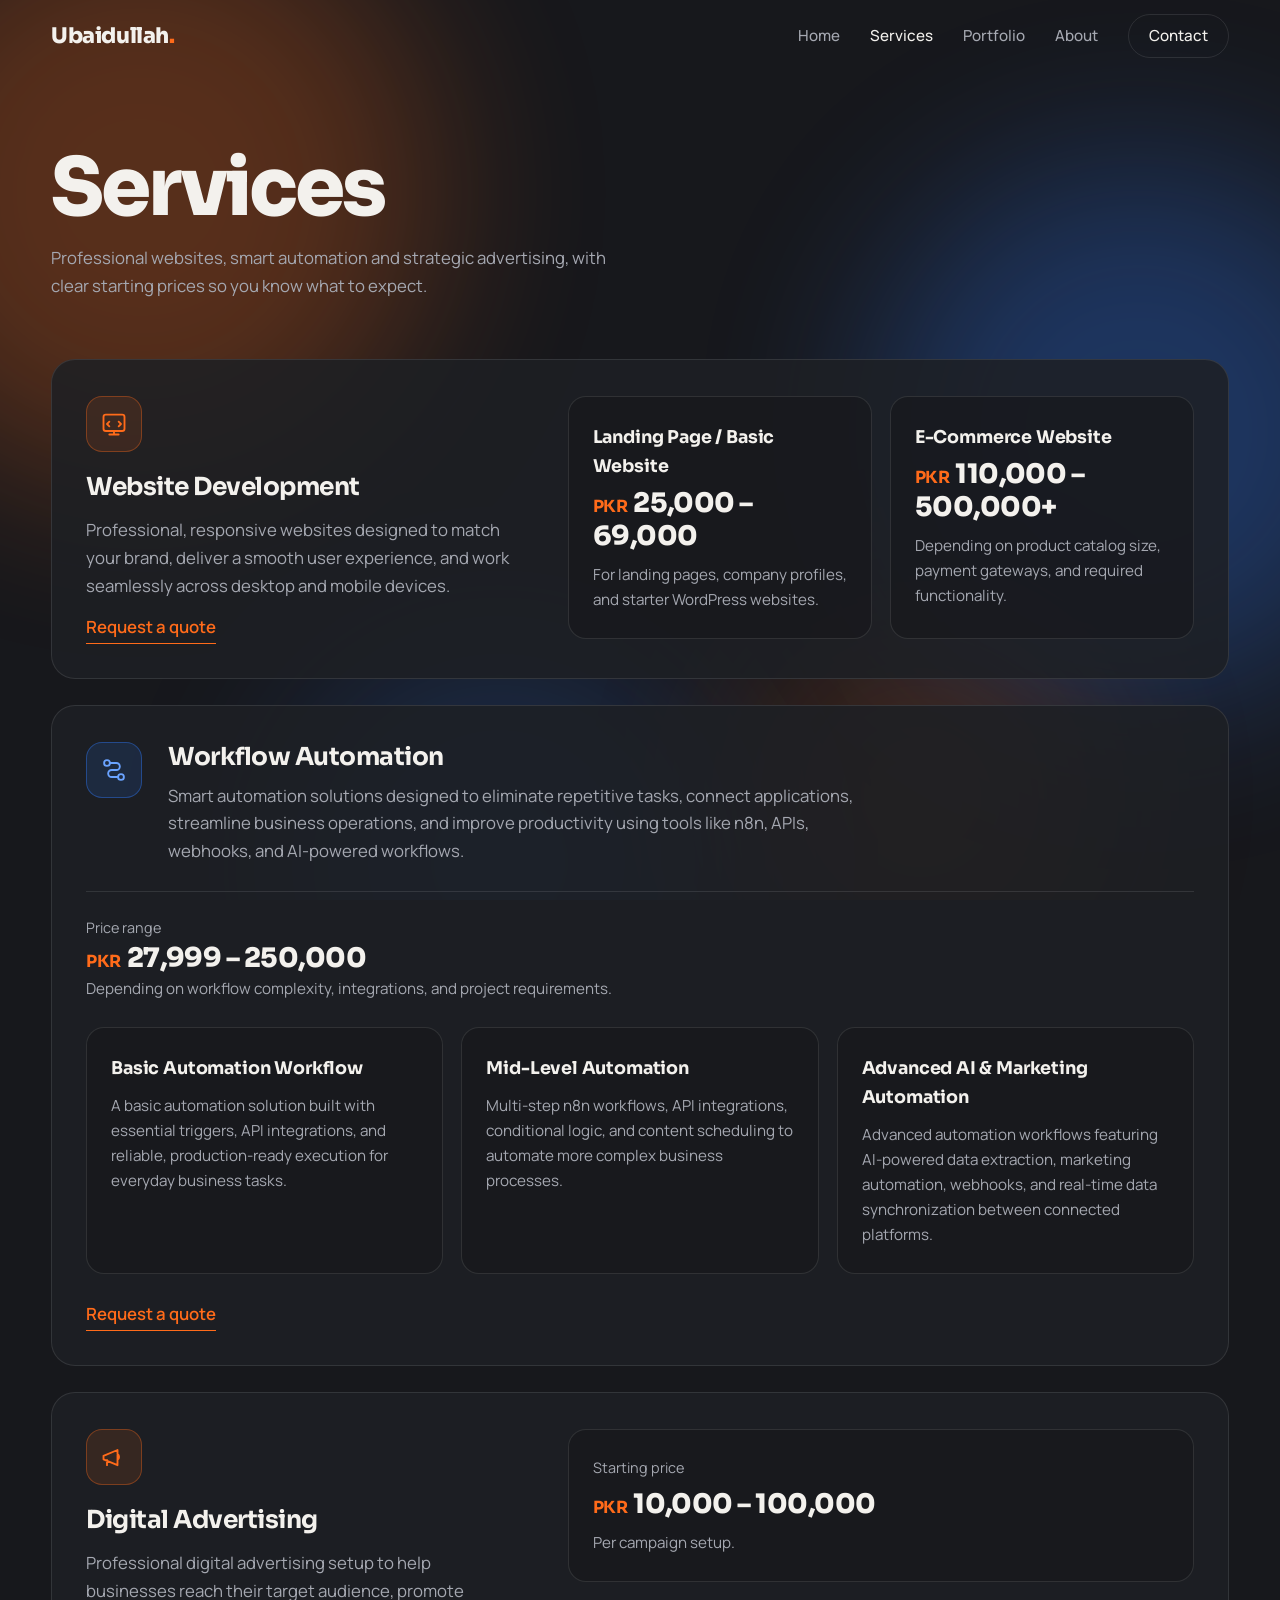
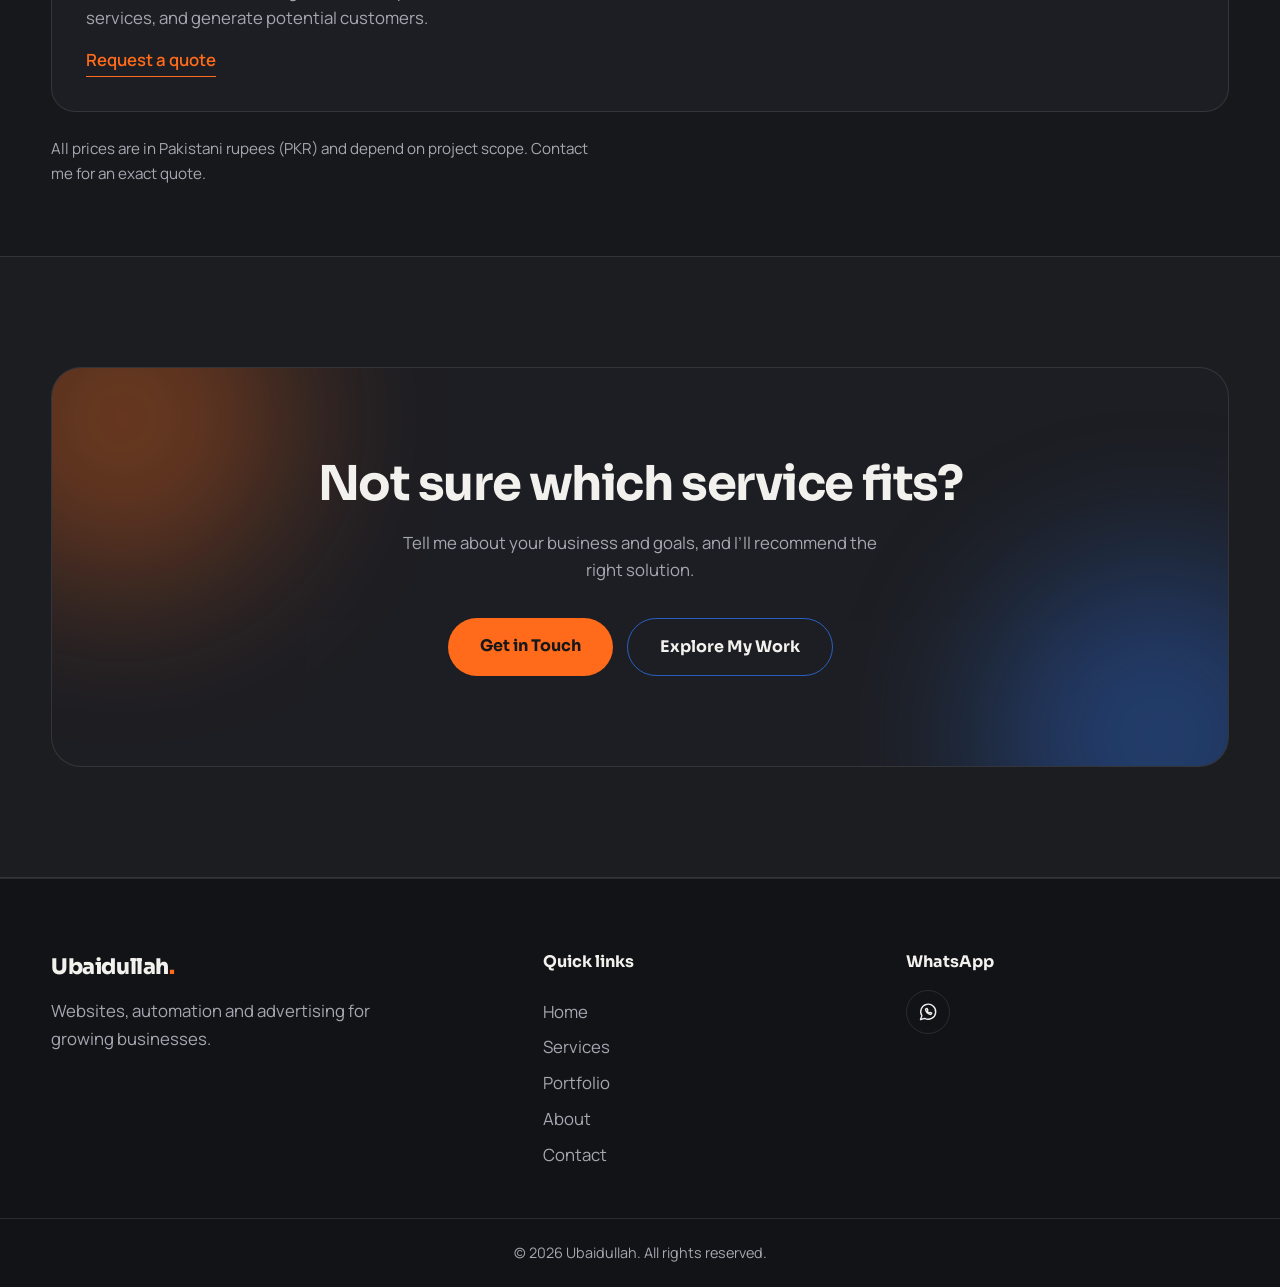
<file: services.html>
<!DOCTYPE html>
<html lang="en">
<head>
<meta charset="UTF-8">
<meta name="viewport" content="width=device-width, initial-scale=1, viewport-fit=cover">
<title>Services | Ubaidullah</title>
<meta name="description" content="Website development, workflow automation, digital advertising and landing page design by Ubaidullah, with clear starting prices in PKR.">
<link rel="icon" href="data:image/svg+xml,%3Csvg xmlns='http://www.w3.org/2000/svg' viewBox='0 0 100 100'%3E%3Ctext y='.9em' font-size='90'%3E⚡%3C/text%3E%3C/svg%3E">
<link rel="preconnect" href="https://fonts.googleapis.com">
<link rel="preconnect" href="https://fonts.gstatic.com" crossorigin>
<link href="https://fonts.googleapis.com/css2?family=Manrope:wght@400;500;600&family=Sora:wght@500;700;800&display=swap" rel="stylesheet">
<script>document.documentElement.classList.add('js')</script>
<link rel="stylesheet" href="css/style.css">
</head>
<body>
<div class="bg" aria-hidden="true"><i class="b1"></i><i class="b2"></i><i class="b3"></i><i class="b4"></i></div>

<header class="nav">
  <div class="wrap nav-in">
    <a class="logo" href="index.html">Ubaidullah<span>.</span></a>
    <nav class="nav-links" aria-label="Main">
      <a href="index.html">Home</a>
      <a href="services.html" aria-current="page">Services</a>
      <a href="portfolio.html">Portfolio</a>
      <a href="about.html">About</a>
      <a href="contact.html" class="nav-cta">Contact</a>
    </nav>
    <button class="nav-toggle" aria-label="Open menu" aria-expanded="false"><span></span><span></span></button>
  </div>
</header>

<main>
<section class="page-head"><div class="wrap">
  <h1 class="h-b">Services</h1>
  <p class="page-sub h-c">Professional websites, smart automation and strategic advertising, with clear starting prices so you know what to expect.</p>
</div></section>

<section class="wrap">
  <div class="sv-grid">
    <div class="svw full rv" style="--i:0"><article class="sv wide">
      <div class="sv-main">
        <div class="sv-ic"><svg viewBox="0 0 24 24" aria-hidden="true"><rect x="3" y="4" width="18" height="14" rx="2"/><path d="M8 21h8M12 18v3M8 10l-2 2 2 2M16 10l2 2-2 2"/></svg></div>
        <h2>Website Development</h2>
        <p class="sv-d">Professional, responsive websites designed to match your brand, deliver a smooth user experience, and work seamlessly across desktop and mobile devices.</p>
        <a class="link" href="contact.html" style="margin-top:auto">Request a quote</a>
      </div>
      <div class="tiers">
        <div class="tier"><h3>Landing Page / Basic Website</h3><b><i>PKR</i>25,000 – 69,000</b><p>For landing pages, company profiles, and starter WordPress websites.</p></div>
        <div class="tier"><h3>E-Commerce Website</h3><b><i>PKR</i>110,000 – 500,000+</b><p>Depending on product catalog size, payment gateways, and required functionality.</p></div>
      </div>
    </article></div>

    <div class="svw full rv" style="--i:1"><article class="sv stack">
      <div class="sv-top">
        <div class="sv-ic"><svg viewBox="0 0 24 24" aria-hidden="true"><circle cx="6" cy="6" r="2.5"/><circle cx="18" cy="18" r="2.5"/><path d="M8.5 6H14a3 3 0 0 1 0 6h-4a3 3 0 0 0 0 6h5.5"/></svg></div>
        <div><h2>Workflow Automation</h2><p class="sv-d">Smart automation solutions designed to eliminate repetitive tasks, connect applications, streamline business operations, and improve productivity using tools like n8n, APIs, webhooks, and AI-powered workflows.</p></div>
      </div>
      <div class="sv-price"><span class="sv-lab">Price range</span><b><i>PKR</i>27,999 – 250,000</b><span class="sv-cap">Depending on workflow complexity, integrations, and project requirements.</span></div>
      <div class="tiers three">
        <div class="tier"><h3>Basic Automation Workflow</h3><p>A basic automation solution built with essential triggers, API integrations, and reliable, production-ready execution for everyday business tasks.</p></div>
        <div class="tier"><h3>Mid-Level Automation</h3><p>Multi-step n8n workflows, API integrations, conditional logic, and content scheduling to automate more complex business processes.</p></div>
        <div class="tier"><h3>Advanced AI &amp; Marketing Automation</h3><p>Advanced automation workflows featuring AI-powered data extraction, marketing automation, webhooks, and real-time data synchronization between connected platforms.</p></div>
      </div>
      <a class="link" href="contact.html" style="margin-top:0">Request a quote</a>
    </article></div>

    <div class="svw full rv" style="--i:2"><article class="sv wide">
      <div class="sv-main">
        <div class="sv-ic"><svg viewBox="0 0 24 24" aria-hidden="true"><path d="M3 11v3l12 5V6L3 11zM15 9.5a3 3 0 0 1 0 5M6 14.5V19"/></svg></div>
        <h2>Digital Advertising</h2>
        <p class="sv-d">Professional digital advertising setup to help businesses reach their target audience, promote services, and generate potential customers.</p>
        <a class="link" href="contact.html" style="margin-top:auto">Request a quote</a>
      </div>
      <div class="tiers one">
        <div class="tier"><span class="sv-lab">Starting price</span><b><i>PKR</i>10,000 – 100,000</b><p>Per campaign setup.</p></div>
      </div>
    </article></div>
  </div>
  <p class="sv-note rv">All prices are in Pakistani rupees (PKR) and depend on project scope. Contact me for an exact quote.</p>
</section>
<section class="sec sec-alt">
  <div class="wrap"><div class="cta rv">
    <h2>Not sure which service fits?</h2>
    <p>Tell me about your business and goals, and I’ll recommend the right solution.</p>
    <div class="btns"><a class="btn btn-p" href="contact.html">Get in Touch</a><a class="btn btn-s" href="portfolio.html">Explore My Work</a></div>
  </div></div>
</section>
</main>
<footer class="foot">
  <div class="wrap foot-in">
    <div><a class="logo" href="index.html">Ubaidullah<span>.</span></a><p class="muted">Websites, automation and advertising for growing businesses.</p></div>
    <nav aria-label="Footer"><b>Quick links</b><a href="index.html">Home</a><a href="services.html">Services</a><a href="portfolio.html">Portfolio</a><a href="about.html">About</a><a href="contact.html">Contact</a></nav>
    <div><b>WhatsApp</b>
      <div class="soc">
        <a href="https://wa.me/923195951943" target="_blank" rel="noopener noreferrer" aria-label="WhatsApp"><svg viewBox="0 0 24 24"><path d="M3 21l1.6-4.6A9 9 0 1 1 8 19.6z"/><path d="M9 8.5c0 3.5 3 6.5 6.5 6.5l1-1.6-2-1-1 .8c-1-.4-2-1.4-2.4-2.4l.8-1-1-2z"/></svg></a>
      </div>
    </div>
  </div>
  <p class="copy muted">© <span id="yr">2026</span> Ubaidullah. All rights reserved.</p>
</footer>
<script src="js/main.js"></script>
</body>
</html>
</file>
<file: css/style.css>
:root{--bg:#17181c;--bg2:#1e2025;--line:rgba(255,255,255,.1);--tx:#f3f1ed;--mut:#a5a8b1;--or:#ff6b1a;--bl:#2f7bff;--grad:linear-gradient(135deg,var(--or),var(--bl));color-scheme:dark}
*,*::before,*::after{box-sizing:border-box;margin:0}
html{scroll-behavior:smooth;scroll-padding-top:env(safe-area-inset-top,0px)}
body{background:var(--bg);color:var(--tx);font:400 1.05rem/1.65 'Manrope',system-ui,'Segoe UI',Arial,sans-serif;overflow-x:hidden;padding-top:env(safe-area-inset-top,0px);padding-bottom:env(safe-area-inset-bottom,0px)}
h1,h2,h3,.logo,.num,.btn,.bn,b{font-family:'Sora','Segoe UI',Arial,sans-serif}
a{color:inherit;text-decoration:none}
img{max-width:100%;display:block}
:focus-visible{outline:2px solid var(--bl);outline-offset:3px;border-radius:6px}
.wrap{width:min(1180px,92%);margin-inline:auto}
.muted{color:var(--mut)}.center{text-align:center}
main,.foot{position:relative;z-index:1}

/* drifting blurred background */
.bg{position:fixed;inset:0;z-index:0;overflow:hidden;pointer-events:none}
.bg i{position:absolute;border-radius:50%;filter:blur(90px);will-change:transform,opacity}
.b1{width:46vw;height:46vw;left:-12vw;top:-8vw;background:var(--or);opacity:.28;animation:d1 28s ease-in-out infinite alternate}
.b2{width:42vw;height:42vw;right:-10vw;top:18vh;background:var(--bl);opacity:.3;animation:d2 34s ease-in-out infinite alternate}
.b3{width:34vw;height:34vw;left:22vw;bottom:-14vw;background:var(--bl);opacity:.2;animation:d3 30s ease-in-out infinite alternate}
.b4{width:28vw;height:28vw;right:14vw;bottom:-6vw;background:var(--or);opacity:.18;animation:d4 38s ease-in-out infinite alternate}
@keyframes d1{to{transform:translate(14vw,12vh) scale(1.2);opacity:.2}}
@keyframes d2{to{transform:translate(-12vw,16vh) scale(.85);opacity:.4}}
@keyframes d3{to{transform:translate(10vw,-14vh) scale(1.25);opacity:.3}}
@keyframes d4{to{transform:translate(-14vw,-10vh) scale(.8);opacity:.28}}

/* nav */
.nav{position:fixed;top:0;left:0;right:0;z-index:50;padding-top:env(safe-area-inset-top,0px);transition:background .3s,border-color .3s;border-bottom:1px solid transparent}
.nav.solid{background:rgba(23,24,28,.82);backdrop-filter:blur(14px);-webkit-backdrop-filter:blur(14px);border-color:var(--line)}
.nav-in{display:flex;align-items:center;justify-content:space-between;height:72px}
.logo{font-weight:800;font-size:1.35rem;letter-spacing:-.02em}.logo span{color:var(--or)}
.nav-links{display:flex;align-items:center;gap:30px;font-size:.95rem;font-weight:500}
.nav-links a{color:var(--mut);transition:color .2s}.nav-links a:hover,.nav-links a[aria-current]{color:var(--tx)}
.nav-links .nav-cta{color:var(--tx);border:1px solid var(--line);padding:8px 20px;border-radius:99px;transition:border-color .2s,background .2s}
.nav-links .nav-cta:hover{border-color:var(--or);background:rgba(255,107,26,.1)}
.nav-toggle{display:none;background:none;border:0;width:44px;height:44px;cursor:pointer;position:relative}
.nav-toggle span{position:absolute;left:11px;right:11px;height:2px;background:var(--tx);transition:transform .3s}
.nav-toggle span:first-child{top:18px}.nav-toggle span:last-child{top:25px}
.nav.open .nav-toggle span:first-child{transform:translateY(3.5px) rotate(45deg)}
.nav.open .nav-toggle span:last-child{transform:translateY(-3.5px) rotate(-45deg)}

/* buttons */
.btn{display:inline-block;font-weight:700;font-size:1rem;padding:15px 32px;border-radius:99px;transition:transform .25s,box-shadow .25s,border-color .25s,background .25s}
.btn-p{background:var(--or);color:#16171b}
.btn-p:hover{transform:translateY(-3px);box-shadow:0 12px 34px rgba(255,107,26,.4)}
.btn-s{border:1.5px solid rgba(47,123,255,.7);color:var(--tx)}
.btn-s:hover{background:rgba(47,123,255,.15);transform:translateY(-3px)}

/* hero */
.hero{min-height:100vh;display:flex;align-items:center;padding:110px 0 70px}
.hero-in{display:grid;grid-template-columns:1.15fr .85fr;gap:60px;align-items:center}
.hero-role{color:var(--or);font-weight:600;font-size:.98rem;margin-bottom:18px}
h1{font-size:clamp(3.2rem,8.4vw,6.6rem);font-weight:800;line-height:.95;letter-spacing:-.04em;margin-bottom:22px}
.hero-tag{font-family:'Sora',sans-serif;font-weight:500;font-size:clamp(1.15rem,2.2vw,1.55rem);line-height:1.35;max-width:30ch;margin-bottom:20px}
.hero-sub{color:var(--mut);max-width:56ch;margin-bottom:34px}
.hero-btns{display:flex;flex-wrap:wrap;gap:14px}
.h-a,.h-b,.h-c,.h-d,.h-e{animation:rise .9s cubic-bezier(.2,.7,.2,1) both}
.h-a{animation-delay:.1s}.h-b{animation-delay:.2s}.h-c{animation-delay:.35s}.h-d{animation-delay:.5s}.h-e{animation-delay:.65s}
@keyframes rise{from{opacity:0;transform:translateY(24px)}}
.photo{position:relative;width:min(100%,420px);margin-inline:auto;aspect-ratio:4/5}
.photo::before{content:"";position:absolute;inset:-26px;background:var(--grad);filter:blur(60px);opacity:.3;border-radius:40px;animation:glow 6s ease-in-out infinite alternate}
@keyframes glow{from{opacity:.22;transform:scale(.96)}to{opacity:.5;transform:scale(1.04)}}
.frame{position:relative;height:100%;padding:3px;border-radius:30px;background:var(--grad);box-shadow:0 30px 80px rgba(0,0,0,.5);animation:wipe 1.5s cubic-bezier(.77,0,.18,1) .3s both}
.frame img{width:100%;height:100%;object-fit:cover;border-radius:27px;background:#202228}
@keyframes wipe{from{clip-path:inset(0 100% 0 0);opacity:.4}to{clip-path:inset(0 0 0 0);opacity:1}}

/* sections */
.sec{padding:110px 0}
.sec-alt{background:rgba(30,32,37,.72);border-block:1px solid var(--line)}
.sec-head{display:flex;justify-content:space-between;align-items:end;gap:20px;flex-wrap:wrap;margin-bottom:48px}
h2{font-size:clamp(1.9rem,4vw,3rem);font-weight:700;letter-spacing:-.03em;line-height:1.1}
.link{color:var(--or);font-weight:600;border-bottom:1.5px solid currentColor;padding-bottom:2px}
.rv{opacity:0;transform:translateY(30px);transition:opacity .85s ease,transform .85s cubic-bezier(.2,.7,.2,1);transition-delay:calc(var(--i,0)*110ms)}
.rv.in{opacity:1;transform:none}
html:not(.js) .rv{opacity:1;transform:none}

/* stats */
.stats{background:rgba(30,32,37,.72);border-block:1px solid var(--line);padding:56px 0}
.stats-grid{display:grid;grid-template-columns:repeat(4,1fr)}
.stat{padding:8px 28px;border-left:1px solid var(--line)}
.stat:first-child{border-left:0;padding-left:0}
.num{display:block;font-size:clamp(2.6rem,5.2vw,4.2rem);font-weight:800;letter-spacing:-.04em;line-height:1.05}
.stat:nth-child(odd) .num{color:var(--or)}.stat:nth-child(even) .num{color:#6aa3ff}
.stat span{color:var(--mut);font-size:.98rem}

/* services */
.svc-grid{display:grid;grid-template-columns:repeat(3,1fr);gap:0 48px}
.svc{padding:34px 0 38px;border-top:1px solid var(--line);transition:border-color .3s}
.svc:hover{border-top-color:var(--or)}
.svc svg{width:34px;height:34px;fill:none;stroke:var(--or);stroke-width:1.6;stroke-linecap:round;stroke-linejoin:round;margin-bottom:20px;transition:transform .3s}
.svc:nth-child(even) svg{stroke:#6aa3ff}
.svc:hover svg{transform:translateY(-4px)}
.svc h3{font-size:1.25rem;font-weight:700;margin-bottom:8px;letter-spacing:-.01em}
.svc p{color:var(--mut);max-width:34ch}

/* work */
.work-grid{display:grid;grid-template-columns:repeat(3,1fr);grid-auto-rows:270px;gap:20px;margin-bottom:54px}
.w{position:relative;overflow:hidden;border-radius:18px;border:1px solid var(--line);background:#101114}
.w:first-child{grid-column:span 2}
.wbg{position:absolute;inset:0;transition:transform .8s cubic-bezier(.2,.7,.2,1)}
.w:hover .wbg{transform:scale(1.1)}
.g1{background:radial-gradient(circle at 25% 30%,rgba(255,107,26,.85),transparent 55%),radial-gradient(circle at 80% 80%,rgba(47,123,255,.8),transparent 55%),#22242b}
.g2{background:radial-gradient(circle at 75% 25%,rgba(47,123,255,.85),transparent 55%),radial-gradient(circle at 20% 85%,rgba(255,107,26,.6),transparent 55%),#1d2026}
.g3{background:radial-gradient(circle at 30% 70%,rgba(47,123,255,.8),transparent 58%),radial-gradient(circle at 85% 20%,rgba(255,107,26,.5),transparent 50%),#21232a}
.g4{background:radial-gradient(circle at 70% 70%,rgba(255,107,26,.85),transparent 55%),radial-gradient(circle at 15% 20%,rgba(47,123,255,.55),transparent 50%),#202228}
.g5{background:radial-gradient(circle at 50% 20%,rgba(255,107,26,.7),transparent 50%),radial-gradient(circle at 50% 100%,rgba(47,123,255,.85),transparent 60%),#1e2025}
.wcap{position:absolute;inset:auto 0 0 0;padding:60px 22px 20px;background:linear-gradient(transparent,rgba(10,11,14,.85));display:flex;flex-direction:column;transition:transform .45s cubic-bezier(.2,.7,.2,1)}
.wcap b{font-size:1.1rem;font-weight:700}.wcap span{color:#cfd2da;font-size:.9rem}
.w:hover .wcap{transform:translateY(-6px)}
.w.rv.in:hover{transform:translateY(-6px);transition-delay:0s;transition-duration:.35s}

/* testimonials */
.tst{max-width:860px}
.tst-view{overflow:hidden}
.tst-track{display:flex;transition:transform .8s cubic-bezier(.65,0,.2,1)}
.slide{min-width:100%;padding-right:12px}
.slide blockquote{font-family:'Sora',sans-serif;font-weight:500;font-size:clamp(1.25rem,2.6vw,1.85rem);line-height:1.4;letter-spacing:-.015em;margin-bottom:28px;border-left:3px solid var(--or);padding-left:26px}
.slide figcaption{padding-left:29px;display:flex;flex-direction:column}
.slide figcaption span{color:var(--mut);font-size:.95rem}
.tst-ctl{display:flex;align-items:center;gap:18px;margin-top:36px;padding-left:29px}
.arr{width:46px;height:46px;border-radius:50%;border:1px solid var(--line);background:transparent;color:var(--tx);cursor:pointer;display:grid;place-items:center;transition:border-color .2s,background .2s}
.arr:hover{border-color:var(--or);background:rgba(255,107,26,.1)}
.arr svg{width:18px;height:18px;fill:none;stroke:currentColor;stroke-width:2;stroke-linecap:round;stroke-linejoin:round}
.dots{display:flex;gap:10px}
.dots button{width:10px;height:10px;border-radius:99px;border:0;background:rgba(255,255,255,.22);cursor:pointer;padding:0;transition:width .3s,background .3s}
.dots button.on{width:30px;background:var(--bl)}

/* brands */
.brands{padding:70px 0;border-block:1px solid var(--line);background:rgba(30,32,37,.5)}
.marq{margin-top:30px;overflow:hidden;-webkit-mask-image:linear-gradient(90deg,transparent,#000 12%,#000 88%,transparent);mask-image:linear-gradient(90deg,transparent,#000 12%,#000 88%,transparent)}
.marq-track{display:flex;width:max-content;animation:marq 36s linear infinite}
.marq:hover .marq-track{animation-play-state:paused}
@keyframes marq{to{transform:translateX(-50%)}}
.bn{padding:0 44px;font-size:1.7rem;color:rgba(243,241,237,.5);white-space:nowrap;transition:color .25s}
.bn:hover{color:var(--tx)}
.f1{font-weight:800;letter-spacing:-.04em}.f2{font-weight:500;letter-spacing:.02em;font-style:italic}.f3{font-weight:700;letter-spacing:-.01em}.f4{font-weight:500;letter-spacing:.12em}

/* cta */
.cta{position:relative;overflow:hidden;isolation:isolate;text-align:center;padding:90px 6%;border:1px solid var(--line);border-radius:30px;background:rgba(30,32,37,.8)}
.cta::before,.cta::after{content:"";position:absolute;width:340px;height:340px;border-radius:50%;filter:blur(80px);opacity:.35;z-index:-1}
.cta::before{background:var(--or);left:-100px;top:-120px}.cta::after{background:var(--bl);right:-100px;bottom:-140px}
.cta p{color:var(--mut);max-width:48ch;margin:18px auto 34px}

/* footer */
.foot{border-top:1px solid var(--line);padding:70px 0 0;background:rgba(18,19,23,.85)}
.foot-in{display:grid;grid-template-columns:1.4fr 1fr 1fr;gap:40px;padding-bottom:50px}
.foot-in p{margin-top:12px;max-width:34ch}
.foot nav{display:flex;flex-direction:column;gap:8px}
.foot b{display:block;margin-bottom:14px;font-size:1rem}
.foot nav a{color:var(--mut);transition:color .2s}.foot nav a:hover{color:var(--or)}
.soc{display:flex;gap:12px}
.soc a{width:44px;height:44px;border:1px solid var(--line);border-radius:50%;display:grid;place-items:center;transition:border-color .2s,background .2s,transform .25s}
.soc a:hover{border-color:var(--bl);background:rgba(47,123,255,.14);transform:translateY(-3px)}
.soc svg{width:20px;height:20px;fill:none;stroke:currentColor;stroke-width:1.6;stroke-linecap:round;stroke-linejoin:round}
.copy{border-top:1px solid var(--line);text-align:center;padding:22px 0;font-size:.9rem}

/* responsive */
@media(max-width:900px){
.hero{padding-top:100px}.hero-in{grid-template-columns:1fr;gap:50px}.photo{order:-1;width:min(70%,340px)}
.stats-grid{grid-template-columns:1fr 1fr;gap:28px 0}.stat:nth-child(3){border-left:0;padding-left:0}
.svc-grid{grid-template-columns:1fr 1fr}.work-grid{grid-template-columns:1fr 1fr;grid-auto-rows:230px}
.foot-in{grid-template-columns:1fr 1fr}.foot-in>div:first-child{grid-column:1/-1}
.nav-toggle{display:block}
.nav-links{position:absolute;top:100%;left:0;right:0;flex-direction:column;align-items:flex-start;gap:0;padding:8px 4% 20px;background:rgba(23,24,28,.97);border-bottom:1px solid var(--line);display:none}
.nav.open .nav-links{display:flex}.nav-links a{padding:12px 0;width:100%}.nav-links .nav-cta{width:auto;margin-top:8px;padding:10px 24px}
}
@media(max-width:560px){.sec{padding:80px 0}.svc-grid{grid-template-columns:1fr}.work-grid{grid-template-columns:1fr;grid-auto-rows:220px}.w:first-child{grid-column:auto}.bn{font-size:1.35rem;padding:0 30px}.foot-in{grid-template-columns:1fr}}
@media(prefers-reduced-motion:reduce){*,*::before,*::after{animation:none!important;transition:none!important}.rv{opacity:1;transform:none}html{scroll-behavior:auto}}

/* ===== Portfolio page ===== */
.g6{background:radial-gradient(circle at 20% 20%,rgba(47,123,255,.8),transparent 55%),radial-gradient(circle at 80% 75%,rgba(255,107,26,.75),transparent 55%),#1f2127}
.page-head{padding:150px 0 10px}
.page-head h1{font-size:clamp(2.8rem,7vw,5rem);margin-bottom:18px}
.page-sub{color:var(--mut);max-width:56ch}
.tabs{overflow-x:auto;margin:38px 0 16px;padding:4px 0 10px;scrollbar-width:none}
.tabs::-webkit-scrollbar{display:none}
.tabs-in{position:relative;display:inline-flex;gap:6px;padding:6px;border:1px solid var(--line);border-radius:99px;background:rgba(30,32,37,.75)}
.tab{position:relative;z-index:1;background:none;border:0;color:var(--mut);font:600 .95rem 'Sora','Segoe UI',Arial,sans-serif;padding:12px 24px;border-radius:99px;cursor:pointer;white-space:nowrap;transition:color .3s}
.tab:hover,.tab[aria-selected="true"]{color:var(--tx)}
.tab-ind{position:absolute;top:6px;bottom:6px;left:0;width:0;border-radius:99px;background:linear-gradient(135deg,rgba(255,107,26,.3),rgba(47,123,255,.3));border:1px solid rgba(255,107,26,.55);box-shadow:0 0 28px rgba(255,107,26,.25);transition:transform .55s cubic-bezier(.65,0,.2,1),width .55s cubic-bezier(.65,0,.2,1)}
.pcount{margin-bottom:26px;font-size:.95rem}
.pf{padding-bottom:40px;min-height:70vh}
.pgrid{display:grid;gap:24px;transition:opacity .3s,filter .3s,transform .3s}
.pgrid.out{opacity:0;filter:blur(8px);transform:translateY(12px)}
.pgrid.wide{grid-template-columns:repeat(auto-fill,minmax(300px,1fr))}
.pgrid.tall{grid-template-columns:repeat(auto-fill,minmax(230px,1fr))}
.pc{display:flex;flex-direction:column;text-align:left;padding:0;overflow:hidden;cursor:pointer;color:inherit;font:inherit;background:rgba(30,32,37,.85);border:1px solid var(--line);border-radius:20px;transition:transform .45s cubic-bezier(.2,.7,.2,1),box-shadow .45s,border-color .45s}
.pc:not(.in){opacity:0}
.pc.in{animation:pcIn .9s cubic-bezier(.2,.7,.2,1) calc(var(--i,0)*100ms) backwards}
@keyframes pcIn{from{opacity:0;transform:translateY(36px);filter:blur(8px)}}
.pc:hover,.pc:focus-visible{transform:translateY(-8px);border-color:rgba(255,107,26,.6);box-shadow:0 22px 56px -12px rgba(255,107,26,.38)}
.pc:nth-child(even):hover,.pc:nth-child(even):focus-visible{border-color:rgba(47,123,255,.7);box-shadow:0 22px 56px -12px rgba(47,123,255,.42)}
.pt{position:relative;display:block;overflow:hidden;background:#101114}
.wide .pt{aspect-ratio:16/10}.tall .pt{aspect-ratio:4/5}
.pt img,.lb-media img{position:absolute;inset:0;width:100%;height:100%;object-fit:cover}
.pc .wbg{display:block;transition:transform .9s cubic-bezier(.2,.7,.2,1)}
.pc:hover .wbg,.pc:hover .pt img{transform:scale(1.09)}
.pt img{transition:transform .9s cubic-bezier(.2,.7,.2,1)}
.pi{position:absolute;left:50%;top:50%;width:58px;height:58px;margin:-29px 0 0 -29px;display:grid;place-items:center;border-radius:50%;background:rgba(16,17,20,.55);border:1px solid rgba(255,255,255,.22);backdrop-filter:blur(8px);-webkit-backdrop-filter:blur(8px);color:var(--tx);transition:transform .4s,background .4s}
.pi svg{width:24px;height:24px;fill:none;stroke:currentColor;stroke-width:1.7;stroke-linecap:round;stroke-linejoin:round}
.pc:hover .pi{transform:scale(1.12);background:rgba(255,107,26,.35)}
.pi.big{width:84px;height:84px;margin:-42px 0 0 -42px}.pi.big svg{width:34px;height:34px}
.pb{display:flex;flex-direction:column;gap:6px;padding:20px 22px 24px}
.pn{font:700 1.1rem/1.3 'Sora','Segoe UI',Arial,sans-serif;letter-spacing:-.01em}
.pd{color:var(--mut);font-size:.95rem;line-height:1.5}

/* lightbox */
.lb{position:fixed;inset:0;z-index:100;display:grid;place-items:center;padding:20px;background:rgba(12,13,16,.8);backdrop-filter:blur(16px);-webkit-backdrop-filter:blur(16px);opacity:0;visibility:hidden;transition:opacity .4s,visibility .4s}
.lb.open{opacity:1;visibility:visible}
.lb-panel{position:relative;width:min(980px,100%);overflow:hidden;background:#1e2025;border:1px solid var(--line);border-radius:24px;box-shadow:0 40px 120px rgba(0,0,0,.6);transform:translateY(22px) scale(.97);filter:blur(5px);transition:transform .5s cubic-bezier(.2,.7,.2,1),filter .5s}
.lb.open .lb-panel{transform:none;filter:none}
.lb-scroll{max-height:calc(100dvh - 40px);overflow:auto}
.lb-media{position:relative;aspect-ratio:16/9;max-height:56dvh;width:100%;overflow:hidden;background:#101114}
.lb-media .wbg{display:block}
.lb-x{position:absolute;top:14px;right:14px;z-index:3;width:44px;height:44px;border-radius:50%;border:1px solid rgba(255,255,255,.25);background:rgba(16,17,20,.65);color:var(--tx);cursor:pointer;display:grid;place-items:center;backdrop-filter:blur(8px);-webkit-backdrop-filter:blur(8px);transition:background .25s,transform .25s}
.lb-x:hover{background:rgba(255,107,26,.5);transform:rotate(90deg)}
.lb-x svg{width:18px;height:18px;fill:none;stroke:currentColor;stroke-width:2;stroke-linecap:round}
.lb-body{padding:30px 34px 34px;display:flex;flex-direction:column;justify-content:center;gap:14px}
.chip{align-self:flex-start;padding:6px 14px;border-radius:99px;border:1px solid rgba(47,123,255,.5);background:rgba(47,123,255,.12);color:#9cc0ff;font:600 .85rem 'Sora','Segoe UI',Arial,sans-serif}
.lb-body h2{font-size:clamp(1.5rem,3vw,2.2rem)}
.lb-body p{color:#c9ccd4;max-width:60ch}
.lb-nav{display:flex;align-items:center;gap:16px;margin-top:8px}
.lb.tall .lb-media{aspect-ratio:4/5;max-height:62dvh}
@media(min-width:720px){.lb.tall .lb-scroll{display:grid;grid-template-columns:minmax(0,370px) 1fr}.lb.tall .lb-media{max-height:none}}
@media(max-width:560px){.page-head{padding-top:120px}.tab{padding:11px 18px}.lb-body{padding:24px 22px 28px}}
@media(prefers-reduced-motion:reduce){.pc:not(.in){opacity:1}.pc.in{animation:none}.pgrid.out{filter:none}}

/* ===== About page ===== */
.about{display:grid;grid-template-columns:minmax(0,.8fr) minmax(0,1.2fr);gap:80px;align-items:start;padding:50px 0 100px}
.about-side{position:sticky;top:110px}
.about-side .frame{animation:none;clip-path:inset(0 100% 0 0);transition:clip-path 1.5s cubic-bezier(.77,0,.18,1) .25s}
.about-side.in .frame{clip-path:inset(0 0 0 0)}
html:not(.js) .about-side .frame{clip-path:none}
.about-copy{display:flex;flex-direction:column;gap:28px}
.about-copy p{color:#c9ccd4;max-width:58ch}
.about-copy .lead{font-family:'Sora','Segoe UI',Arial,sans-serif;font-weight:500;font-size:clamp(1.3rem,2.5vw,1.8rem);line-height:1.4;letter-spacing:-.015em;color:var(--tx)}
.about-copy blockquote{font-family:'Sora','Segoe UI',Arial,sans-serif;font-weight:500;font-size:clamp(1.15rem,2.1vw,1.5rem);line-height:1.45;letter-spacing:-.01em;border-left:3px solid var(--or);padding-left:26px;max-width:36ch}
.mission{position:relative;isolation:isolate;overflow:hidden;padding:36px 38px;border:1px solid var(--line);border-radius:22px;background:rgba(30,32,37,.82)}
.mission::before{content:"";position:absolute;z-index:-1;width:300px;height:300px;right:-90px;bottom:-130px;border-radius:50%;background:var(--bl);filter:blur(80px);opacity:.35}
.mission h2{font-size:1.15rem;color:var(--or);margin-bottom:12px;letter-spacing:-.01em}
.mission p{font-family:'Sora','Segoe UI',Arial,sans-serif;font-weight:600;font-size:clamp(1.15rem,2vw,1.45rem);line-height:1.4;color:var(--tx);max-width:34ch}

.tl{position:relative;list-style:none;padding:0;max-width:920px;margin:0 auto}
.tl::before{content:"";position:absolute;top:8px;bottom:8px;left:50%;width:2px;margin-left:-1px;background:linear-gradient(var(--or),var(--bl));opacity:.4}
.tli{position:relative;width:50%;padding:0 54px 56px 0;text-align:right}
.tli:nth-child(even){margin-left:50%;padding:0 0 56px 54px;text-align:left}
.tli:last-child{padding-bottom:0}
.tli::after{content:"";position:absolute;top:4px;right:-9px;width:18px;height:18px;border-radius:50%;background:var(--bg);border:3px solid var(--or);transform:scale(0);transition:transform .6s cubic-bezier(.3,1.5,.5,1) .25s}
.tli:nth-child(even)::after{right:auto;left:-9px;border-color:#6aa3ff}
.tli.in::after{transform:scale(1);animation:dot 3.4s ease-in-out 1s infinite}
@keyframes dot{50%{box-shadow:0 0 0 7px rgba(255,107,26,.12),0 0 24px rgba(255,107,26,.5)}}
.tli:nth-child(even).in::after{animation-name:dotb}
@keyframes dotb{50%{box-shadow:0 0 0 7px rgba(47,123,255,.14),0 0 24px rgba(47,123,255,.55)}}
.tli.rv:not(.in){transform:translateX(-32px)}
.tli:nth-child(even).rv:not(.in){transform:translateX(32px)}
.tli h3{font-size:1.25rem;font-weight:700;letter-spacing:-.01em;margin-bottom:6px}
.tli p{color:var(--mut);max-width:34ch;display:inline-block}

.sk{display:grid;grid-template-columns:minmax(0,.8fr) minmax(0,1.2fr);gap:80px;align-items:start}
.sk-intro p{color:var(--mut);max-width:36ch;margin-top:16px}
.meters{list-style:none;padding:0;display:flex;flex-direction:column;gap:34px}
.m-head{display:flex;justify-content:space-between;align-items:baseline;margin-bottom:12px}
.m-head h3{font-size:1.1rem;font-weight:600}
.meter .num{display:inline;font-size:1rem;font-weight:600;letter-spacing:0;line-height:1.4;color:var(--mut)}
.bar{height:10px;border-radius:99px;background:rgba(255,255,255,.08);overflow:hidden}
.fill{display:block;height:100%;width:0;border-radius:99px;background:var(--grad);box-shadow:0 0 18px rgba(255,107,26,.5);transition:width 1.9s cubic-bezier(.33,1,.68,1) calc(var(--i,0)*110ms + 300ms)}
.meter.in .fill{width:calc(var(--v)*100%)}
html:not(.js) .fill{width:calc(var(--v)*100%)}

@media(max-width:900px){
.about,.sk{grid-template-columns:1fr;gap:50px}.about{padding-bottom:70px}
.about-side{position:static}.about-side .photo{width:min(70%,340px);margin-inline:0}
}
@media(max-width:720px){
.tl::before{left:8px;margin-left:0}
.tli,.tli:nth-child(even){width:100%;margin-left:0;padding:0 0 40px 46px;text-align:left}
.tli::after,.tli:nth-child(even)::after{left:0;right:auto}
.tli.rv:not(.in),.tli:nth-child(even).rv:not(.in){transform:translateX(-24px)}
.mission{padding:28px 24px}
}
@media(prefers-reduced-motion:reduce){.about-side .frame{clip-path:none}.tli::after{transform:scale(1)}.fill{width:calc(var(--v)*100%)}}

/* ===== About page v2 additions ===== */
.kicker{color:var(--or);font:600 .98rem 'Sora','Segoe UI',Arial,sans-serif;margin-bottom:14px}
.page-head h1.wide-h{max-width:17ch}
.tn{display:block;font:700 .9rem 'Sora','Segoe UI',Arial,sans-serif;color:var(--or);margin-bottom:4px}
.tli:nth-child(even) .tn{color:#6aa3ff}
.steps{list-style:none;padding:0;display:grid;grid-template-columns:repeat(5,1fr);gap:48px 28px}
.step{padding-top:22px;border-top:3px solid var(--c);transition:transform .4s cubic-bezier(.2,.7,.2,1)}
.step:hover{transform:translateY(-5px)}
.step .tn{color:var(--c)}
.step h3{font-size:1.35rem;font-weight:700;letter-spacing:-.01em;margin-bottom:8px}
.step p{color:var(--mut);font-size:.98rem}
.cta .lede{font-family:'Sora','Segoe UI',Arial,sans-serif;font-weight:600;color:var(--tx);font-size:1.15rem;margin:0 auto 32px}
.cta .btns{display:flex;flex-wrap:wrap;justify-content:center;gap:14px}
.cta .kicker{margin-bottom:12px}
@media(max-width:900px){.steps{grid-template-columns:repeat(2,1fr)}}
@media(max-width:560px){.steps{grid-template-columns:1fr}}

/* ===== Services page ===== */
.sv-grid{display:grid;grid-template-columns:repeat(3,1fr);gap:26px;padding:50px 0 24px}
.svw{display:flex}
.svw.full{grid-column:1/-1}
.sv{flex:1;display:flex;flex-direction:column;gap:14px;padding:36px 34px 34px;border:1px solid var(--line);border-radius:24px;background:rgba(30,32,37,.86);transition:transform .45s cubic-bezier(.2,.7,.2,1),box-shadow .45s,border-color .45s}
.sv:hover{transform:translateY(-8px);border-color:rgba(255,107,26,.6);box-shadow:0 24px 60px -14px rgba(255,107,26,.4)}
.svw:nth-child(even) .sv:hover{border-color:rgba(47,123,255,.7);box-shadow:0 24px 60px -14px rgba(47,123,255,.45)}
.sv-ic{width:56px;height:56px;border-radius:16px;display:grid;place-items:center;background:rgba(255,107,26,.12);border:1px solid rgba(255,107,26,.35);margin-bottom:6px;transition:transform .4s}
.svw:nth-child(even) .sv-ic{background:rgba(47,123,255,.13);border-color:rgba(47,123,255,.4)}
.sv:hover .sv-ic{transform:scale(1.08) rotate(-4deg)}
.sv-ic svg{width:28px;height:28px;fill:none;stroke:var(--or);stroke-width:1.6;stroke-linecap:round;stroke-linejoin:round}
.svw:nth-child(even) .sv-ic svg{stroke:#6aa3ff}
.sv h2{font-size:1.55rem;letter-spacing:-.02em;line-height:1.2}
.sv-d{color:var(--mut);max-width:44ch}
.sv-price{margin-top:auto;padding-top:22px;border-top:1px solid var(--line);display:flex;flex-direction:column;gap:2px}
.sv-lab{color:var(--mut);font-size:.9rem}
.sv-price b,.tier b{font:800 clamp(1.4rem,2.1vw,1.8rem)/1.2 'Sora','Segoe UI',Arial,sans-serif;letter-spacing:-.02em}
.sv-price i,.tier i{font-style:normal;font-size:.62em;color:var(--or);margin-right:6px;font-weight:700}
.sv-cap{color:var(--mut);font-size:.95rem}
.sv .link{align-self:flex-start;margin-top:14px}
.sv.wide{display:grid;grid-template-columns:minmax(0,.9fr) minmax(0,1.3fr);gap:20px 48px;align-items:start}
.sv.wide .sv-main{display:flex;flex-direction:column;gap:14px;height:100%}
.tiers{display:grid;grid-template-columns:1fr 1fr;gap:18px}
.tier{display:flex;flex-direction:column;gap:6px;padding:26px 24px;border:1px solid var(--line);border-radius:18px;background:rgba(23,24,28,.6);transition:border-color .35s,background .35s}
.tier:hover{border-color:rgba(255,107,26,.5);background:rgba(255,107,26,.06)}
.tier h3{font-size:1.1rem;font-weight:700;letter-spacing:-.01em}
.tier p{color:var(--mut);font-size:.95rem;margin-top:4px}
.sv-note{color:var(--mut);font-size:.95rem;max-width:60ch;padding-bottom:70px}
@media(max-width:1000px){.sv-grid{grid-template-columns:1fr 1fr}.sv.wide{grid-template-columns:1fr}}
@media(max-width:680px){.sv-grid{grid-template-columns:1fr}.tiers{grid-template-columns:1fr}.sv{padding:30px 24px}}

/* Services v2: stacked layout + three-tier row */
.sv.stack{display:flex;flex-direction:column;gap:26px}
.sv-top{display:grid;grid-template-columns:auto 1fr;gap:6px 26px;align-items:start}
.sv-top .sv-ic{margin:0}
.sv-top .sv-d{margin-top:10px;max-width:70ch}
.sv.stack .sv-price{margin-top:0;padding-top:24px}
.sv.stack .sv-price .sv-cap{max-width:60ch}
.tiers.three{grid-template-columns:repeat(3,1fr)}
.tiers.one{grid-template-columns:1fr;align-content:center}
.tier .sv-lab{margin-bottom:2px}
@media(max-width:900px){.tiers.three{grid-template-columns:1fr}.sv-top{grid-template-columns:1fr}}

/* ===== Contact page ===== */
.contact{display:grid;grid-template-columns:minmax(0,.8fr) minmax(0,1.2fr);gap:70px;align-items:start;padding:50px 0 110px}
.ci-list{display:flex;flex-direction:column}
.ci{display:flex;gap:18px;align-items:flex-start;padding:26px 0;border-top:1px solid var(--line)}
.ci:last-child{border-bottom:1px solid var(--line)}
.ci-ic{flex:none;width:48px;height:48px;border-radius:14px;display:grid;place-items:center;background:rgba(255,107,26,.12);border:1px solid rgba(255,107,26,.35)}
.ci:nth-child(even) .ci-ic{background:rgba(47,123,255,.13);border-color:rgba(47,123,255,.4)}
.ci-ic svg{width:24px;height:24px;fill:none;stroke:var(--or);stroke-width:1.6;stroke-linecap:round;stroke-linejoin:round}
.ci:nth-child(even) .ci-ic svg{stroke:#6aa3ff}
.ci b{display:block;font-size:1rem;margin-bottom:4px}
.ci a.mail{font:600 clamp(1.05rem,2vw,1.3rem) 'Sora','Segoe UI',Arial,sans-serif;word-break:break-all;border-bottom:1.5px solid transparent;transition:color .25s,border-color .25s}
.ci a.mail:hover{color:var(--or);border-color:var(--or)}
.ci span.muted{display:block}
.ci .soc{margin-top:10px}
.fp{position:relative;isolation:isolate;overflow:hidden;padding:40px 40px 42px;border:1px solid var(--line);border-radius:26px;background:rgba(30,32,37,.88)}
.fp::before{content:"";position:absolute;z-index:-1;width:320px;height:320px;right:-100px;top:-120px;border-radius:50%;background:var(--bl);filter:blur(90px);opacity:.28}
.fp .invite{font-family:'Sora','Segoe UI',Arial,sans-serif;font-weight:600;font-size:clamp(1.15rem,2vw,1.4rem);line-height:1.4;letter-spacing:-.01em;margin-bottom:30px;max-width:34ch}
.frow{display:grid;grid-template-columns:1fr 1fr;gap:20px}
.field{display:flex;flex-direction:column;gap:8px;margin-bottom:20px}
.field label{font-size:.95rem;font-weight:600;color:var(--mut);transition:color .3s}
.field label small{font-weight:400;opacity:.8}
.field input,.field select,.field textarea{width:100%;font:inherit;font-size:1rem;color:var(--tx);background:rgba(16,17,20,.65);border:1px solid var(--line);border-radius:14px;padding:15px 18px;outline:none;transition:border-color .3s,box-shadow .35s,background .3s,transform .3s}
.field textarea{min-height:150px;resize:vertical}
.field select{appearance:none;-webkit-appearance:none;padding-right:46px;cursor:pointer;background-image:url("data:image/svg+xml,%3Csvg xmlns='http://www.w3.org/2000/svg' viewBox='0 0 24 24' fill='none' stroke='%23a5a8b1' stroke-width='2' stroke-linecap='round' stroke-linejoin='round'%3E%3Cpath d='M6 9l6 6 6-6'/%3E%3C/svg%3E");background-repeat:no-repeat;background-position:right 16px center;background-size:20px}
.field select option{background:#1e2025;color:#f3f1ed}
.field input::placeholder,.field textarea::placeholder{color:#6f737d}
.field:hover input,.field:hover select,.field:hover textarea{border-color:rgba(255,255,255,.22)}
.field:focus-within label{color:var(--or)}
.field input:focus,.field select:focus,.field textarea:focus{border-color:var(--or);background:rgba(16,17,20,.9);box-shadow:0 0 0 4px rgba(255,107,26,.14),0 0 32px rgba(255,107,26,.22);transform:translateY(-1px)}
.frow .field:nth-child(even):focus-within label,.field.b:focus-within label{color:#6aa3ff}
.frow .field:nth-child(even) :is(input,select):focus,.field.b textarea:focus{border-color:var(--bl);box-shadow:0 0 0 4px rgba(47,123,255,.16),0 0 32px rgba(47,123,255,.28)}
.field input:user-invalid,.field textarea:user-invalid,.field select:user-invalid{border-color:#ff6b6b}
.fsub{display:flex;flex-wrap:wrap;align-items:center;gap:18px;margin-top:8px}
.fsub .btn{border:0;cursor:pointer;font-family:'Sora','Segoe UI',Arial,sans-serif;padding:17px 44px}
.fmsg{margin-top:22px;color:var(--mut);font-size:.98rem;min-height:1.5em}
.fmsg.ok{color:var(--tx);padding:16px 20px;border-radius:14px;border:1px solid rgba(47,123,255,.5);background:rgba(47,123,255,.1)}
.fmsg a{color:var(--or);border-bottom:1px solid currentColor}
@media(max-width:900px){.contact{grid-template-columns:1fr;gap:50px;padding-bottom:80px}}
@media(max-width:560px){.fp{padding:28px 22px 30px}.frow{grid-template-columns:1fr;gap:0}.fsub .btn{width:100%;text-align:center}}
.fsub .btn-s{border:1.5px solid rgba(47,123,255,.7);background:transparent;color:var(--tx)}
.fsub .btn-s:hover{background:rgba(47,123,255,.15)}
@media(max-width:560px){.fsub{flex-direction:column;align-items:stretch}}

.w:nth-child(7){grid-column:span 2}
@media(max-width:900px){.w:nth-child(7){grid-column:auto}}

.wide .pt{aspect-ratio:16/9}

/* Home: three skill cards */
.work-grid.three{grid-template-columns:repeat(3,1fr);grid-auto-rows:auto}
.three .w,.three .w:first-child,.three .w:nth-child(7){grid-column:auto;display:flex;flex-direction:column}
.three .wthumb{display:block;overflow:hidden;aspect-ratio:16/9;background:#101114}
.three .wimg{width:100%;height:100%;object-fit:cover;display:block;transition:transform .9s cubic-bezier(.2,.7,.2,1)}
.three .w:hover .wimg{transform:scale(1.07)}
.three .wcap{position:static;background:none;padding:20px 24px 24px;gap:2px}
.three .w:hover .wcap{transform:none}
.three .wcap span{color:var(--or);font-weight:600;font-size:.95rem}
.tabs{scroll-margin-top:96px}
@media(max-width:900px){.work-grid.three{grid-template-columns:1fr}}

/* Lightbox details */
.lb-h{font:600 1rem 'Sora','Segoe UI',Arial,sans-serif;color:var(--or);margin-top:6px}
.lb-list{list-style:none;padding:0;display:grid;grid-template-columns:1fr 1fr;gap:10px 22px}
.lb-list li{position:relative;padding-left:30px;color:#c9ccd4;font-size:.98rem;line-height:1.45}
.lb-list li::before{content:"";position:absolute;left:0;top:3px;width:18px;height:18px;border-radius:50%;border:2px solid var(--or);background:rgba(255,107,26,.15)}
.lb-list li::after{content:"";position:absolute;left:6px;top:7px;width:5px;height:9px;border:solid var(--tx);border-width:0 2px 2px 0;transform:rotate(45deg) scale(.8);transform-origin:center}
.lb-list li:nth-child(even)::before{border-color:#6aa3ff;background:rgba(47,123,255,.15)}
.lb-res{display:flex;flex-wrap:wrap;gap:12px}
.res{padding:14px 20px;border:1px solid rgba(47,123,255,.5);border-radius:14px;background:rgba(47,123,255,.1);display:flex;flex-direction:column}
.res b{font:800 1.5rem 'Sora','Segoe UI',Arial,sans-serif;letter-spacing:-.02em}
.res span{color:var(--mut);font-size:.9rem}
.lb-link{align-self:flex-start}
.lb-link[hidden],.lb-res[hidden],.lb-h[hidden],.lb-list[hidden]{display:none}
@media(max-width:560px){.lb-list{grid-template-columns:1fr}}
</file>
